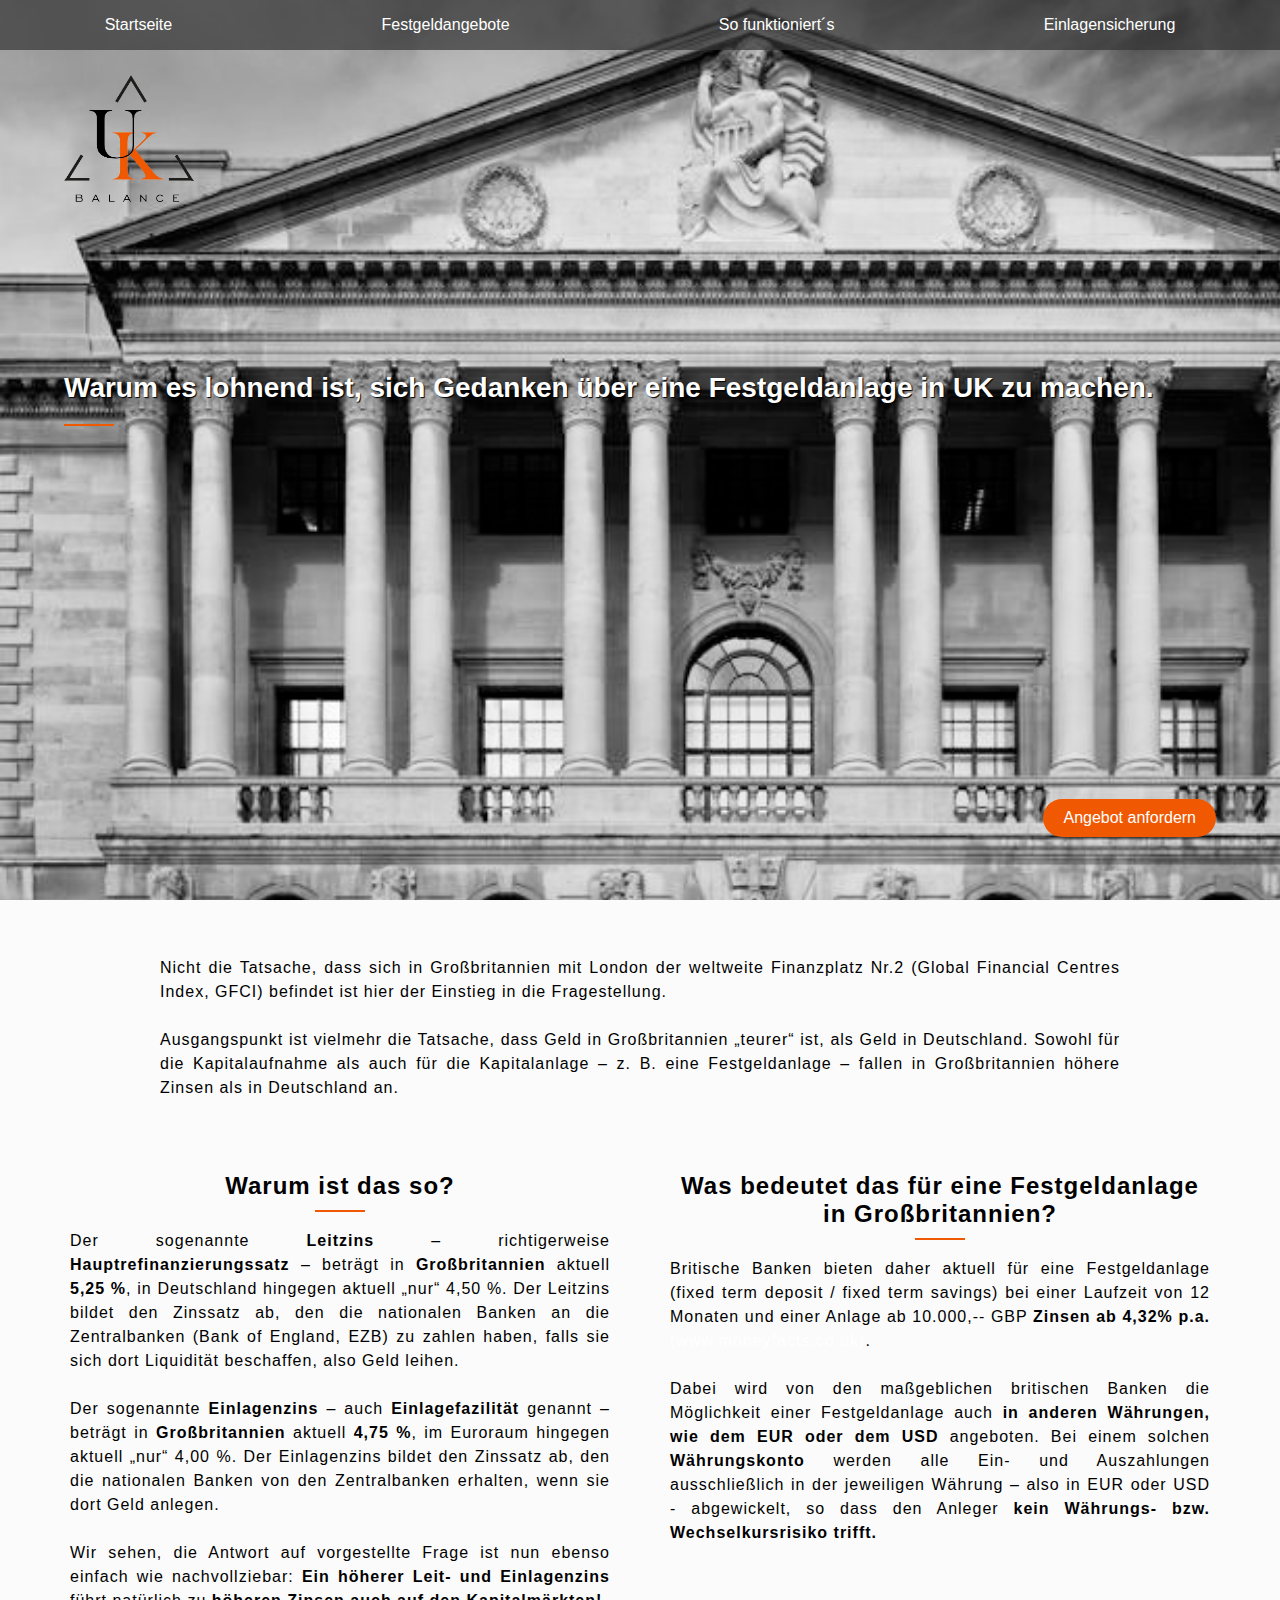
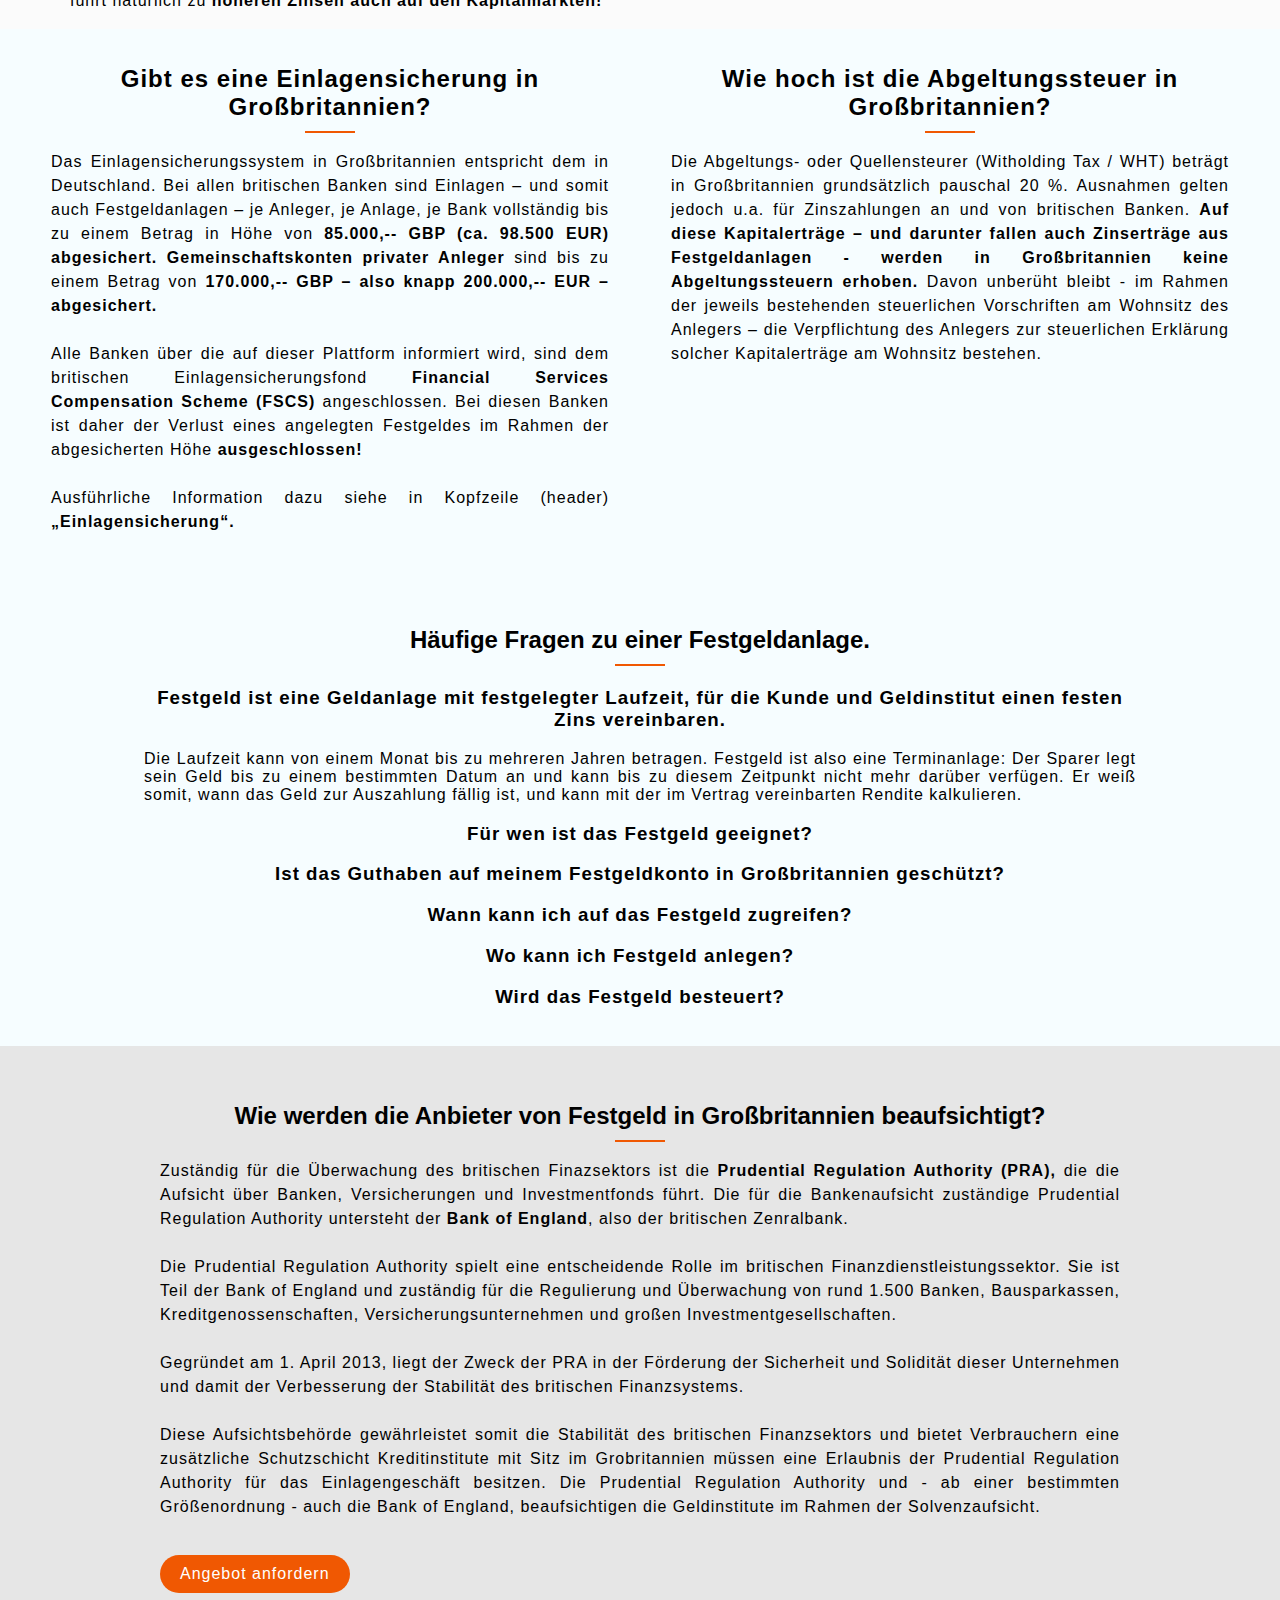
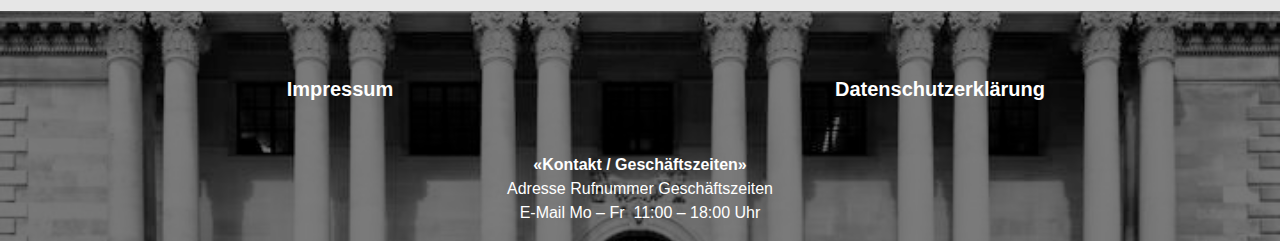
<file: index.html>
<!DOCTYPE html>
<html lang="en">
<head>
  <meta charset="UTF-8">
  <meta name="viewport" content="width=device-width, initial-scale=1.0">
  <link rel="stylesheet" href="css/style.css" class="stylesheet">
  <title>Sichere und rentable Geldanlage auf Festgeld- / Tagesgelkonten.</title>
  <link rel="icon" href="./image/logo.svg" type="image/png">
<style>
    
    .column2 {
    /*flex: 0 0 calc(25% - 20px);*/
    background-color: white;
    padding: 20px;
    margin: 10px;
    border-radius: 10px;
    box-shadow: 0 0px 2px rgba(0, 0, 0, 0.1);
    text-align: center;
    box-sizing: border-box;
}


  .column2 img{
    width: 180px;
    height: auto;
  }



  /* CONTAINER 7-8 */


  .container9 {
    position: relative;
    display: flex;
    flex-direction: column;
    align-items: center;
    text-align: center;
  }

  .image22 {
    width: 100%;
    /* height: auto; */


    width: 100%;
  height: 100vh;
  object-fit: cover;
  object-position: right center; /* Adjusted object-position */
  display: block;
  margin: 0 auto;
  }

  .text-overlay1 {
    position: absolute;
    top: 50%;
    left: 50%;
    transform: translate(-50%, -50%);
    color: white;
    /* text-align: center;
    padding: 0 20px;
    max-width: 100%; */
  }

  .text h1 {
    font-size: 24px;
    margin-bottom: 10px;
  }

  .text h1 img {
    margin-left: 10px;
  }

  .line13 {
    display: block;
    width: 100%;
    height: 1px;
    background-color: #ffffff;
    margin: 20px 0;
  }

  .flex {
    /*display: flex;*/
    flex-wrap: wrap;
    justify-content: space-between;
  }

  .column3 {
    flex: 0 0 100%; /* По умолчанию на узких экранах, занимаем 100% ширины */
    margin-bottom: 20px;
  }
  
  @media (min-width: 300px) and (max-width: 1500px) {
      .header-1 {
          background-size: 1500px 1000px;
      }
  }

  @media (min-width: 768px) {
    /* На более широких экранах используем 50% ширины для колонок */
    .column3 {
      flex: 0 0 48%;
    }
  }

  .column3 h2 {
    font-size: 18px;
    margin-bottom: 10px;
  }

  .column3 p {
    font-size: 14px;
  }



footer {
    position: relative; /* Add this to make the text absolute to the footer */
    background-image: url('image/Bank-of-England-Facade-2.jpg');
    background-size: cover;
    background-position: center;
    color: #fff;
    padding: 40px;
    display: flex;
    flex-wrap: wrap;
    justify-content: space-around;
    text-align: center;
    overflow: hidden;
}

.footer-section {
    flex: 1;
    margin: 10px;
}

.footer-section h2 {
    font-size: 20px;
    padding-bottom: 10px;
}

.footer-section p {
    font-size: 16px;
}

.footer-text {
    position: absolute;
    bottom: 0;
    left: 50%;
    transform: translateX(-50%);
    width: 100%;
    /*margin-top: 50px;*/
    text-align: center;
}

.footer-text p{
    margin-top: 50px;
}

ul {
    list-style-type: none;
    padding: 0;
}

ul li {
    margin-bottom: 5px;
    font-size: 14px;
}

/* Стили для ссылок */
a {
    color: #fff;
    text-decoration: none;
}

a:hover {
    text-decoration: underline;
}

/* Медиа-запрос для адаптивного дизайна */
@media (max-width: 768px) {
    footer {
        flex-direction: column;
        align-items: center;
    }

    .footer-section {
        width: 50%;
    }
}

.footer p:hover {
    text-decoration: underline;
    color: #780a0a;
}

.footer-section h1:hover {
    text-decoration: underline;
    color: #780a0a;
}



  .container8 {
    display: flex;
    flex-wrap: wrap;
    justify-content: space-around;
    align-items: center;
    padding: 20px;
    background-color: #F6FDFF;

    align-items: flex-start;
  }

</style>

</head>
<body>

  
  <div class="container header-1">
      <div class="navbar">
          <a href="index.html">Startseite</a>
          <a href="festgeldangebote.html">Festgeldangebote</a>
          <a href="funktioniert.html">So funktioniert´s</a>
          <a href="einlagensicherung.html">Einlagensicherung</a>
          <div class="burger-menu">
              <div class="burger-icon" style="color: white">&#9776;</div>
              <div class="menu">
                  <a href="index.html">Startseite</a>
                  <a href="festgeldangebote.html">Festgeldangebote</a>
                  <a href="funktioniert.html">So funktioniert´s</a>
                  <a href="einlagensicherung.html">Einlagensicherung</a>
              </div>
          </div>
      </div>
    <!--<img src="image/logo.svg" alt="Логотип" class="logo" style="position: absolute; top: 10%; left: 5%; width: 80px;">-->
    <img src="image/logo.png" alt="Логотип" class="logo" style="position: absolute; top: 75px; left: 5%; width: 120px; background-color: transparent; padding: 0;">

    <!--<img src="image/image1.png" alt="Image 1" class="image1">-->
    <div class="text-overlay w-90" style="display: flex; flex-direction: column">
      <!--<div class="main-text"  style="color: #002D62;">-->
      <div class="main-text mt-70">
        Warum es lohnend ist, sich Gedanken über eine Festgeldanlage in UK zu machen.
      </div>
      <span class="line"></span>
      <div class="sub-text black-sub-text">

      </div>
      <div class="sub-text black-sub-text">

      </div>
        <div class="right-button">
            <a href="form.html" class="contact-button orange-button" target="_blank">Angebot anfordern</a>
        </div>
    </div>
  </div>

  <div class="container5 flex-top">
      <div class="text-container text-full-line text-justify">
          <p>
              Nicht die Tatsache, dass sich in Großbritannien mit London der weltweite Finanzplatz Nr.2 (Global Financial Centres Index, GFCI) befindet ist hier der Einstieg in die Fragestellung.
              <br><br>Ausgangspunkt ist vielmehr die Tatsache, dass Geld in Großbritannien „teurer“ ist, als Geld in Deutschland. Sowohl für die Kapitalaufnahme als auch für die Kapitalanlage – z. B. eine Festgeldanlage – fallen in Großbritannien höhere Zinsen als in Deutschland an.
          </p>
      </div>
  </div>

    <div class="container5 flex-top">
      <div class="text-container">
          <div class="text">
              <h1 style="color: #002D62;">Warum ist das so?</h1>
              <span class="line1"></span>
          </div>
          <p class="text-justify">
            Der sogenannte <b>Leitzins</b> – richtigerweise <b>Hauptrefinanzierungssatz</b> – beträgt in <b>Großbritannien</b> aktuell <b>5,25 %</b>, in Deutschland hingegen aktuell „nur“ 4,50 %. Der Leitzins bildet den Zinssatz ab, den die nationalen Banken an die Zentralbanken (Bank of England, EZB) zu zahlen haben, falls sie sich dort Liquidität beschaffen, also Geld leihen. 
              <br><br>Der sogenannte <b>Einlagenzins</b> – auch <b>Einlagefazilität</b> genannt – beträgt in <b>Großbritannien</b> aktuell <b>4,75 %</b>, im Euroraum hingegen aktuell „nur“ 4,00 %. Der Einlagenzins bildet den Zinssatz ab, den die nationalen Banken von den Zentralbanken erhalten, wenn sie dort Geld anlegen.
              <br><br>Wir sehen, die Antwort auf vorgestellte Frage ist nun ebenso einfach wie nachvollziebar: <b>Ein höherer Leit- und Einlagenzins</b> führt natürlich zu <b>höheren Zinsen auch auf den Kapitalmärkten!</b>
            </p>
      </div>

        <div class="text-container">
            <div class="text">
                <h1 style="color: #002D62;">Was bedeutet das für eine Festgeldanlage in Großbritannien?</h1>
                <span class="line1"></span>
            </div>
            <p class="text-justify">
                Britische Banken bieten daher aktuell für eine Festgeldanlage (fixed term deposit / fixed term savings) bei einer Laufzeit von 12 Monaten und einer Anlage ab 10.000,-- GBP <b>Zinsen ab 4,32% p.a.</b> <a href="www.moneyfacts.co.uk" target="_blank">(www.moneyfacts.co.uk)</a>.
                <br><br>
                Dabei wird von den maßgeblichen britischen Banken die Möglichkeit einer Festgeldanlage auch <b>in anderen Währungen, wie dem EUR oder dem USD</b> angeboten. Bei einem solchen <b>Währungskonto</b> werden alle Ein- und Auszahlungen ausschließlich in der jeweiligen Währung – also in EUR oder USD - abgewickelt, so dass den Anleger <b>kein Währungs- bzw. Wechselkursrisiko trifft.</b>
            </p>
        </div>
  </div>

    <div class="container8 flex-top">
      <div class="text-container">
          <div class="text">
              <h1 style="color: #002D62;">Gibt es eine Einlagensicherung in Großbritannien?</h1>
              <span class="line1"></span>
          </div>
          <p class="text-justify">
              Das Einlagensicherungssystem in Großbritannien entspricht dem in Deutschland. Bei allen britischen Banken sind Einlagen – und somit auch Festgeldanlagen – je Anleger, je Anlage, je Bank vollständig bis zu einem Betrag in Höhe von <b>85.000,-- GBP (ca. 98.500 EUR) abgesichert. Gemeinschaftskonten privater Anleger</b> sind bis zu einem Betrag von <b>170.000,-- GBP – also knapp 200.000,-- EUR – abgesichert.</b> 
              <br><br>Alle Banken über die auf dieser Plattform informiert wird, sind dem britischen Einlagensicherungsfond <b>Financial Services Compensation Scheme (FSCS)</b> angeschlossen. Bei diesen Banken ist daher der Verlust eines angelegten Festgeldes im Rahmen der abgesicherten Höhe <b>ausgeschlossen!</b>
              <br><br>Ausführliche Information dazu siehe in Kopfzeile (header) <b>„Einlagensicherung“.</b>
            </p>
      </div>
  
      <div class="text-container">
          <div class="text">
              <h1 style="color: #002D62;">Wie hoch ist die Abgeltungssteuer in Großbritannien?</h1>
              <span class="line1"></span>
          </div>
          <p class="text-justify">
              Die Abgeltungs- oder Quellensteurer (Witholding Tax / WHT) beträgt in Großbritannien grundsätzlich pauschal 20 %. Ausnahmen gelten jedoch u.a. für Zinszahlungen an und von britischen Banken. <b>Auf diese Kapitalerträge – und darunter fallen auch Zinserträge aus Festgeldanlagen - werden in Großbritannien keine Abgeltungssteuern erhoben.</b> Davon unberüht bleibt - im Rahmen der jeweils bestehenden steuerlichen Vorschriften am Wohnsitz des Anlegers – die Verpflichtung des Anlegers zur steuerlichen Erklärung solcher Kapitalerträge am Wohnsitz bestehen.
          </p>
      </div>
  </div>

  <div>
    <div class="container7">
      <div class="text">
        <h1 style="color: #002D62;">Häufige Fragen zu einer Festgeldanlage.</h1>
        <span class="line1"></span>
      </div>
    </div>
    

    <div class="container8">
      <div class="text-container text-full-line text-justify">
              <h3 class="text-center mpt-0">Festgeld ist eine Geldanlage mit festgelegter Laufzeit, für die Kunde und Geldinstitut einen festen Zins vereinbaren.</h3>
              <div>
                  Die Laufzeit kann von einem Monat bis zu mehreren Jahren betragen. Festgeld ist also eine Terminanlage: Der Sparer legt sein Geld bis zu einem bestimmten Datum an und kann bis zu diesem Zeitpunkt nicht mehr darüber verfügen. Er weiß somit, wann das Geld zur Auszahlung fällig ist, und kann mit der im Vertrag vereinbarten Rendite kalkulieren.
              </div>
              <h3 class="text-center question" onclick="toggleAnswer('answer2')">Für wen ist das Festgeld geeignet?</h3>
              <div style="display: none;" id="answer2" class="answer">
              Da die Zinsen fest vereinbart und garantiert sind, bietet das Festgeld eine hohe Planungssicherheit. Es eignet sich daher für solche Kunden, die eine konservative, <b>sichere Anlage</b> zum Erhalt ihres Vermögens bevorzugen.
Festgeld eignet sich für eine eher <b>kurzfristige Geldanlage</b>, zum Beispiel, wenn Sie „Geld parken“ möchten, das Sie erst zu einem späteren Zeitpunkt für eine Investition benötigen. Sie können Festgeldanlagen aber auch zum Vermögensaufbau oder als Bestandteil Ihrer Altersvorsorge nutzen. Da Kursschwankungen keine Auswirkungen auf das Festgeld haben, ist es eine besonders sichere Möglichkeit, um sein Geld anzulegen.
              </div>
              <h3 class="text-center question" onclick="toggleAnswer('answer3')">Ist das Guthaben auf meinem Festgeldkonto in Großbritannien geschützt?</h3>
              <div style="display: none;" id="answer3" class="answer">
                Anlagebeträge sind in Großbritannien mindestens bis zu 85.000,-- GBP (ca. 98.500,-- EUR) je Kunde, je Anlage, je Bank abgesichert. (siehe oben <b>Bottom „Einlagensicherung“</b> mit weiteren Informationen)
              </div>
              <h3 class="text-center question" onclick="toggleAnswer('answer4')">Wann kann ich auf das Festgeld zugreifen?</h3>
              <div style="display: none;" id="answer4" class="answer">
                Sie erhalten Ihr angelegtes Geld und die darauf gezahlten Zinsen <b>nach Ende der Laufzeit</b> per Gutschrift auf das Referenzkonto, das Sie mit dem jeweiligen Kreditinstitut vereinbart haben. Das Referenzkonto ist in der Regel Ihr normales <a class="link-blue" href="https://www.bafin.de/DE/Verbraucher/Bank/Produkte/Girokonto/girokonto_node.html;jsessionid=74F7B4994DA821418B17160120FF4973.internet951" target="_blank">Girokonto </a>. <br><br>
                Während der Laufzeit können Sie normalerweise <b>nicht vorzeitig</b> über Ihr Geld verfügen. Lässt das <b>Kreditinstitut</b> dies ausnahmsweise zu, kann sich das zinsschädlich auswirken, oder das Institut verlangt eine sogenannte Vorfälligkeitsentschädigung. Dadurch mindert sich der Ertrag der Anlage. <br> <br>
                Behalten Sie den Ablaufzeitpunkt Ihrer Festgeldanlage im Blick: Gegebenenfalls müssen Sie die Anlage rechtzeitig vor Ablauf kündigen oder verlängern – je nachdem, was Sie mit Ihrem Anbieter vertraglich vereinbart haben. Wir empfehlen daher bereits bei der Bantragung der Festgeldanlage eine automatische Verlängerung derselben auszuschließen, so daß mit dem Ende der Laufzeit die Bank den Anlagebetrag nebst Zinsen automatisch und direkt ihrem Referenzkonto anweist, ohne das es einer Kündigung der Festgeldanlage bedarf.
              </div>
              <h3 class="text-center question" onclick="toggleAnswer('answer5')">Wo kann ich Festgeld anlegen?</h3>
              <div style="display: none;" id="answer5" class="answer">
                Festgeld können Sie bei einem Kreditinstitut anlegen. Informationen und Beratung erhalten Sie in den Filialen, online oder telefonisch bei dem jeweiligen Anbieter. Überlegen Sie sich vorher, wie lange und zu welchem Zweck Sie Geld anlegen wollen, und prüfen Sie die Angebote gründlich. Der vereinbarte Zins kann von Institut zu Institut unterschiedlich ausfallen. <br><br>
                Wenn Sie Ihr Geld nicht in Euro anlegen, bedenken Sie auch, dass ein Fremdwährungsrisiko durch Wechselkursänderungen besteht. Daher kann es sinnvoll sein, die von vielen Banken in Großbritannien angebotene Möglichkeit, die Anlage auch anderen Währungen - wie z.B. <b>in EUR</b> oder USD - zu tätigen, wahrzunehmen. Über ein solches <b>Währungskonto</b> wird der gesamte Zahlungsverkehr (Einzahlung und Auszahlung) sowie die Berechnung und Auskehrung der Zinsertäge gebühren- und kostgenfrei <b>ausschließlich in Euro abgewickelt</b>, so dass den Anleger kein Wechselkursrisiko treffen kann.
              </div>
              <h3 class="text-center question" onclick="toggleAnswer('answer6')">Wird das Festgeld besteuert?</h3>
              <div style="display: none;" id="answer6" class="answer">
                Die Zinsen, die Ihnen das Kreditinstitut auf das Festgeld zahlt, sind für Anleger mit Wohnsitz in Deutschland steuerpflichtig. Allerdings wird in Großbritannien selbst auf diese Zinserträge keine Abgeltungssteuer (Withholding Tax) erhoben, die Zinserträge somit in Gänze an den Anleger ausgezahlt. Dieser hat diese Kapitalerträge jedoch gemäß der steuerlichen Regeln an seinem Wohnsitz zu erklären und ggfls.dort zu versteuern.
              </div>
      </div>
  </div>

  <div>
    <div class="container6 background-grey">
      <div class="text">
        <h1 style="color: #002D62;">Wie werden die Anbieter von Festgeld in Großbritannien beaufsichtigt?</h1>
        <span class="line1"></span>
      </div>
    </div>


  <div class="container6 background-grey pb-20 mpt-0">
    <div class="text-container text-full-line">
        <p class="text-justify">
          Zuständig für die Überwachung des britischen Finazsektors ist die <b>Prudential Regulation Authority (PRA),</b> die die Aufsicht über Banken, Versicherungen und Investmentfonds führt. Die für die Bankenaufsicht zuständige Prudential Regulation Authority untersteht der <b>Bank of England</b>, also der britischen Zenralbank. <br><br>
          Die Prudential Regulation Authority spielt eine entscheidende Rolle im britischen Finanzdienstleistungssektor. Sie ist Teil der Bank of England und zuständig für die Regulierung und Überwachung von rund 1.500 Banken, Bausparkassen, Kreditgenossenschaften, Versicherungsunternehmen und großen Investmentgesellschaften. <br><br>
          Gegründet am 1. April 2013, liegt der Zweck der PRA in der Förderung der Sicherheit und Solidität dieser Unternehmen und damit der Verbesserung der Stabilität des britischen Finanzsystems. <br><br>
          Diese Aufsichtsbehörde gewährleistet somit die Stabilität des britischen Finanzsektors und bietet Verbrauchern eine zusätzliche Schutzschicht
Kreditinstitute mit Sitz im Grobritannien müssen eine Erlaubnis der Prudential Regulation Authority für das Einlagengeschäft besitzen. Die Prudential Regulation Authority und - ab einer bestimmten Größenordnung - auch die Bank of England, beaufsichtigen die Geldinstitute im Rahmen der Solvenzaufsicht.
        </p>

        <a href="form.html" class="contact-button orange-button" target="_blank">Angebot anfordern</a>
        <br>
        <br>
    </div>
  </div>

    <footer style="height: 150px;">
        <div class="background-black"></div>
        <div class="footer-section">
            <a href="Impressum.html"><h2>Impressum</h2></a>
        </div>
        <div class="footer-section">
            <a href="Datenschutz.html"><h2>Datenschutzerklärung</h2></a>
        </div>
        <div class="footer-text">
            <p>
                <b>«Kontakt / Geschäftszeiten»</b>
                <br>
                Adresse Rufnummer Geschäftszeiten
                <br>
                E-Mail Mo – Fr  11:00 – 18:00 Uhr
            </p>
        </div>
    </footer>


</div>


<script>
    document.addEventListener('DOMContentLoaded', function () {
        const burgerIcon = document.querySelector('.burger-icon');
        const menu = document.querySelector('.menu');

        burgerIcon.addEventListener('click', function () {
            menu.style.display = (menu.style.display === 'block' ? 'none' : 'block');
            burgerIcon.classList.toggle('active')
        });
    });
		function submitForm(event) {
			// Отправляем форму
			document.getElementById('form').submit();
	
			// После отправки формы перенаправляем пользователя
			setTimeout(function () {
				window.location.href = "https://mytestdomenhosting.ru/";
			}, 1000);
		}

    function toggleAnswer(id) {
        var answer = document.getElementById(id);
        console.log(answer.style.display)
        if (answer.style.display === 'none') {
            answer.style.display = 'block';
        } else {
            answer.style.display = 'none';
        }
    }
	</script>


</body>
</html>
</file>
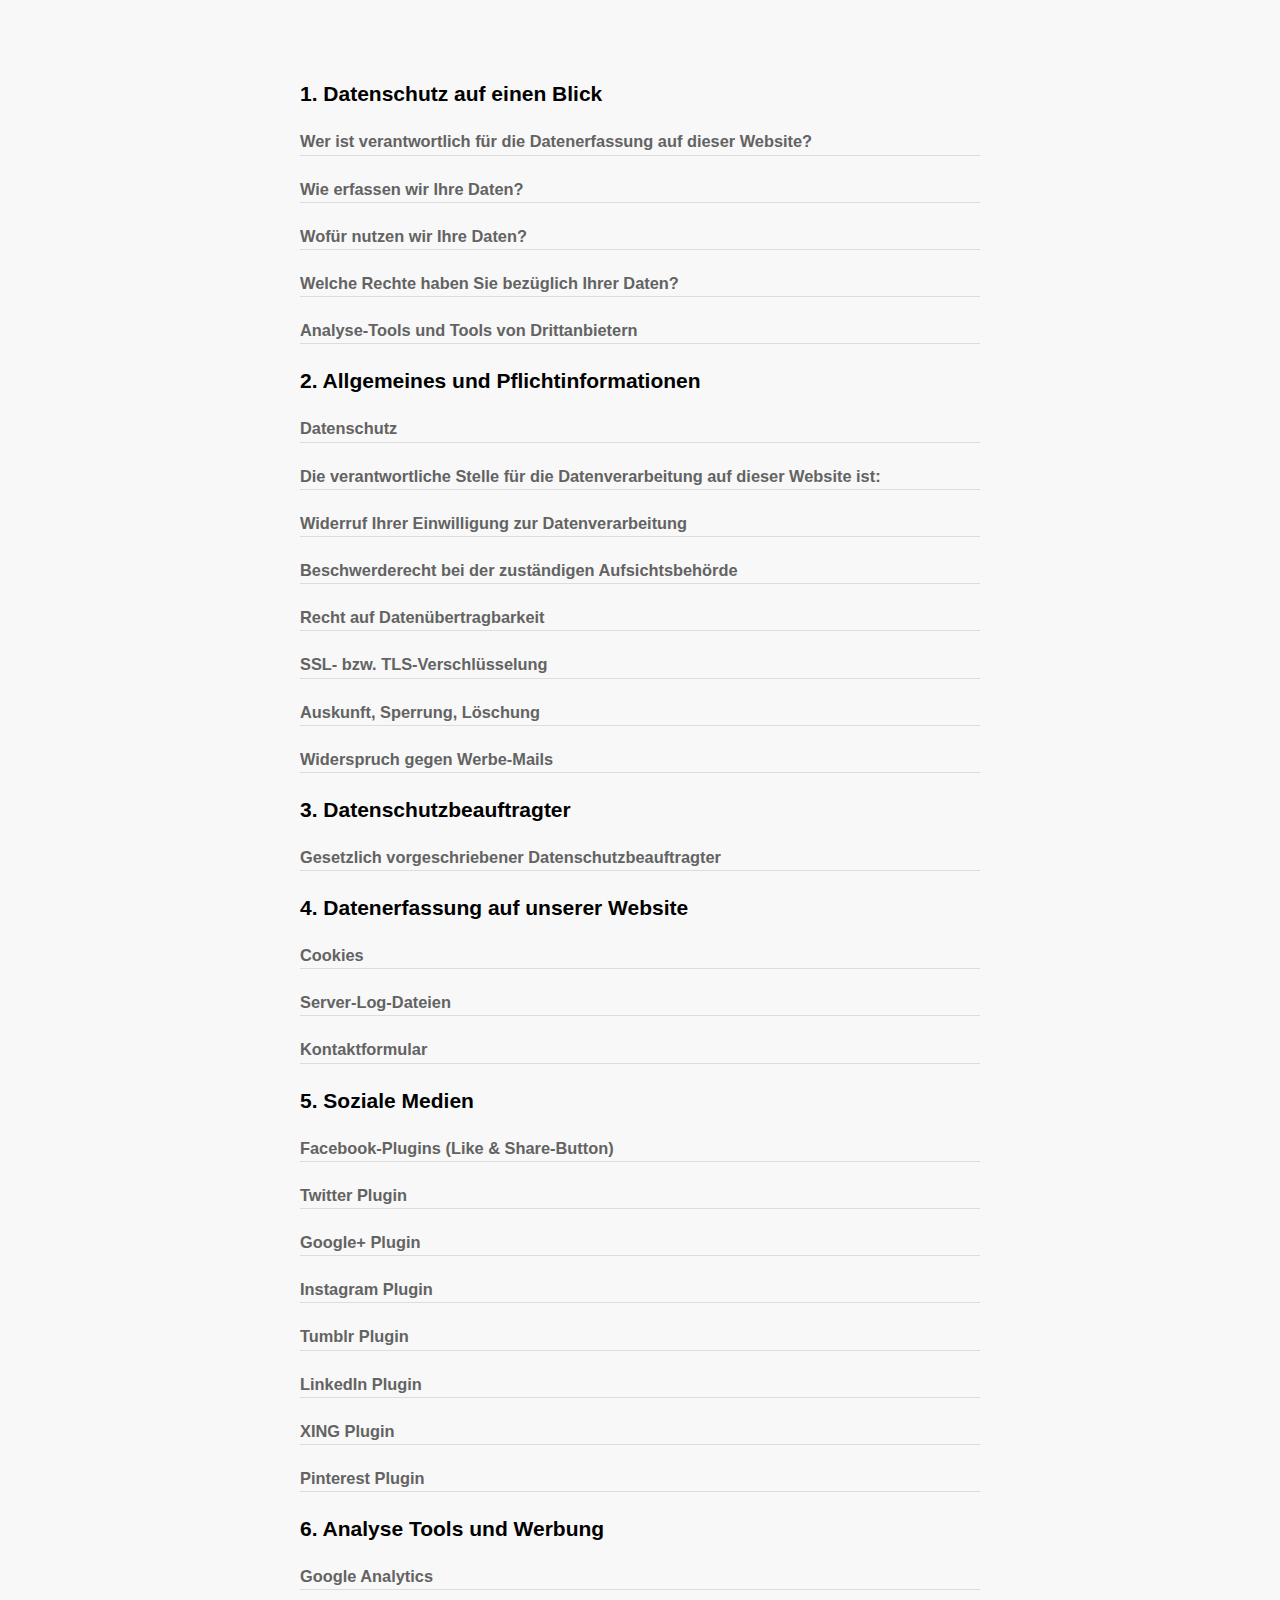
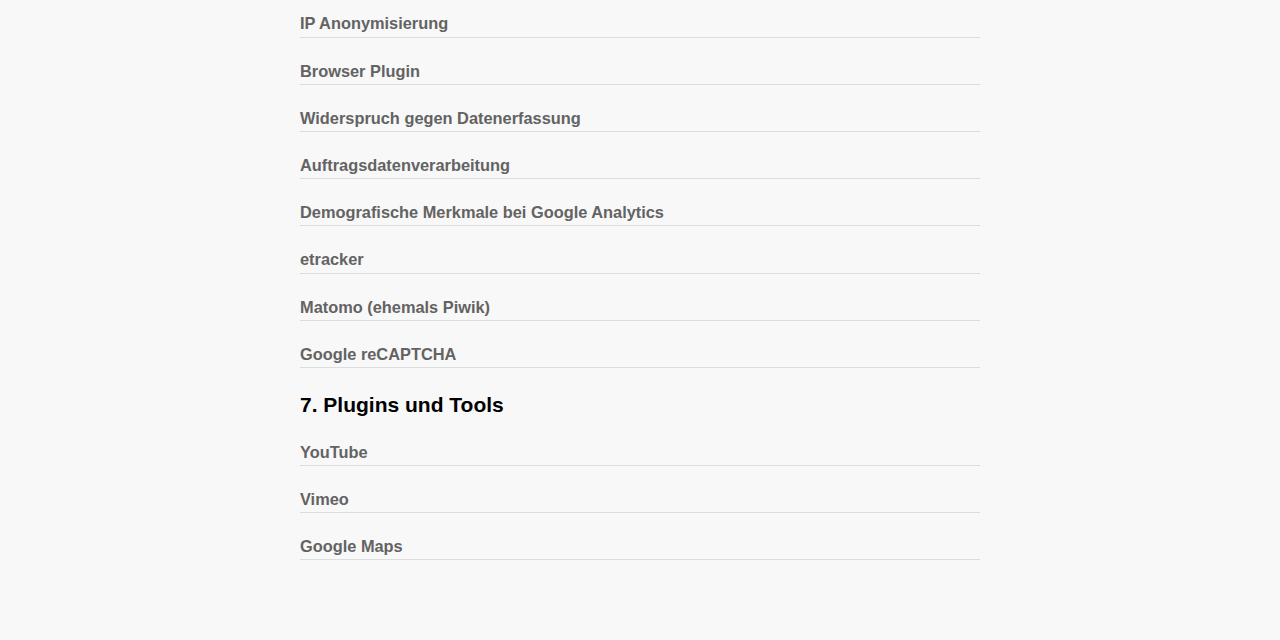
<file: Datenschutz.html>
<!DOCTYPE html>
<html lang="de">

<head>
    <meta charset="UTF-8">
    <meta name="viewport" content="width=device-width, initial-scale=1.0">
    <title>Datenschutzerklärung</title>
    <style>
        body {
            font-family: "Roboto", sans-serif;
            line-height: 1.6;
            margin: 20px;
            max-width: 800px;
            margin-left: auto;
            margin-right: auto;
            background-color: #f8f8f8;
        }
        
        .boorder{
            margin: 5%;


                        
            padding: 20px;
            /* text-align: center; */
            font-size: 14px;
            color: #555;
        }

        h2 {
            color: black;
            /* text-align: center; */

        }

        h3 {
            color: #636363;
            cursor: pointer;
            border-bottom: 1px solid #ddd;
        }

        p {
            color: #666;
            display: none;
        }

        a {
            color: #007BFF;
            text-decoration: none;
        }

        a:hover {
            text-decoration: underline;
        }

        section {
            margin-bottom: 20px;
        }

        hr {
            border: 1px solid #ddd;
            margin-top: 20px;
            margin-bottom: 20px;
        }


        header {
            background-color: rgb(228, 8, 8);
            padding-right: 30px;
            padding-left: 4%;
        }

        .he a:hover{
            color: #002D62;
        }
    </style>
</head>

<body>

    <div class="he">
        <p><a href="index.html">Go back</a></p>
    </div>


    <div  class="boorder">
        <h2 style="color: black;">1. Datenschutz auf einen Blick</h2>

        <!--<section>-->
        <!--    <h3 onclick="toggleVisibility('a1')">Allgemeine ae</h3>-->
        <!--    <p id="a1">Die folgenden ae geben einen einfachen Überblick darüber, was mit Ihren personenbezogenen Daten passiert, wenn Sie unsere Website besuchen. Personenbezogene Daten sind alle Daten, mit denen Sie persönlich identifiziert werden können. Ausführliche Informationen zum Thema Datenschutz entnehmen Sie unserer unter diesem Text aufgeführten Datenschutzerklärung.-->

        <!--        <br>Datenerfassung auf unserer Website-->
        <!--    </p>-->
            
            
            
        <!--</section>-->

        <section>
            <h3 onclick="toggleVisibility('a2')">Wer ist verantwortlich für die Datenerfassung auf dieser Website?</h3>
            <p style="display: none"  id="a2">Die Datenverarbeitung auf dieser Website erfolgt durch den Websitebetreiber. Dessen Kontaktdaten können Sie dem Impressum dieser Website entnehmen.</p>
            <!-- Вставьте остальной текст здесь -->
        </section>

        <section>
            <h3 onclick="toggleVisibility('a3')">Wie erfassen wir Ihre Daten?</h3>
            <p style="display: none"  id="a3">Ihre Daten werden zum einen dadurch erhoben, dass Sie uns diese mitteilen. Hierbei kann es sich z.B. um Daten handeln, die Sie in ein Kontaktformular eingeben. Andere Daten werden automatisch beim Besuch der Website durch unsere IT-Systeme erfasst. Das sind vor allem technische Daten (z.B. Internetbrowser, Betriebssystem oder Uhrzeit des Seitenaufrufs). Die Erfassung dieser Daten erfolgt automatisch, sobald Sie unsere Website betreten.</p>
            <!-- Вставьте остальной текст здесь -->
        </section>

        <section>
            <h3 onclick="toggleVisibility('a4')">Wofür nutzen wir Ihre Daten?</h3>
            <p style="display: none"  id="a4">Ein Teil der Daten wird erhoben, um eine fehlerfreie Bereitstellung der Website zu gewährleisten. Andere Daten können zur Analyse Ihres Nutzerverhaltens verwendet werden.</p>
            <!-- Вставьте остальной текст здесь -->
        </section>

        <section>
            <h3 onclick="toggleVisibility('a5')">Welche Rechte haben Sie bezüglich Ihrer Daten?</h3>
            <p style="display: none"  id="a5">Sie haben jederzeit das Recht unentgeltlich Auskunft über Herkunft, Empfänger und Zweck Ihrer gespeicherten personenbezogenen Daten zu erhalten. Sie haben außerdem ein Recht, die Berichtigung, Sperrung oder Löschung dieser Daten zu verlangen. Hierzu sowie zu weiteren Fragen zum Thema Datenschutz können Sie sich jederzeit unter der im Impressum angegebenen Adresse an uns wenden. Des Weiteren steht Ihnen ein Beschwerderecht bei der zuständigen Aufsichtsbehörde zu.</p>
            <!-- Вставьте остальной текст здесь -->
        </section>

        <section>
            <h3 onclick="toggleVisibility('a6')">Analyse-Tools und Tools von Drittanbietern</h3>
            <p style="display: none"  id="a6">Beim Besuch unserer Website kann Ihr Surf-Verhalten statistisch ausgewertet werden. Das geschieht vor allem mit Cookies und mit sogenannten Analyseprogrammen. Die Analyse Ihres Surf-Verhaltens erfolgt in der Regel anonym; das Surf-Verhalten kann nicht zu Ihnen zurückverfolgt werden. Sie können dieser Analyse widersprechen oder sie durch die Nichtbenutzung bestimmter Tools verhindern. Detaillierte Informationen dazu finden Sie in der folgenden Datenschutzerklärung. Sie können dieser Analyse widersprechen. Über die Widerspruchsmöglichkeiten werden wir Sie in dieser Datenschutzerklärung informieren.</p>
            <!-- Вставьте остальной текст здесь -->
        </section>












        <h2 style="color: black;">2. Allgemeines und Pflichtinformationen</h2>

        <section>
            <h3 onclick="toggleVisibility('b1')">Datenschutz</h3>
            <p style="display: none"  id="b1">
                Die Betreiber dieser Seiten nehmen den Schutz Ihrer persönlichen Daten sehr ernst. Wir behandeln Ihre personenbezogenen Daten vertraulich und entsprechend der gesetzlichen Datenschutzvorschriften sowie dieser Datenschutzerklärung. Wenn Sie diese Website benutzen, werden verschiedene personenbezogene Daten erhoben. Personenbezogene Daten sind Daten, mit denen Sie persönlich identifiziert werden können. Die vorliegende Datenschutzerklärung erläutert, welche Daten wir erheben und wofür wir sie nutzen. Sie erläutert auch, wie und zu welchem Zweck das geschieht. Wir weisen darauf hin, dass die Datenübertragung im Internet (z.B. bei der Kommunikation per E-Mail) Sicherheitslücken aufweisen kann. Ein lückenloser Schutz der Daten vor dem Zugriff durch Dritte ist nicht möglich.
                <br><br>Hinweis zur verantwortlichen Stelle</p>

        </section>

        <section>
            <h3 onclick="toggleVisibility('b2')">Die verantwortliche Stelle für die Datenverarbeitung auf dieser Website ist:</h3>
            <p style="display: none"  id="b2">
                Stratton Craig Ltd.<br>
                David Christopherson <br>
                An der Welle 4<br>
                60322 Frankfurt am Main<br>
                <br>Verantwortliche Stelle ist die natürliche oder juristische Person, die allein oder gemeinsam mit anderen über die Zwecke und Mittel der Verarbeitung von personenbezogenen Daten (z.B. Namen, E-Mail-Adressen o. Ä.) entscheidet.


            </p>
        </section>

        <section>
            <h3 onclick="toggleVisibility('b3')">Widerruf Ihrer Einwilligung zur Datenverarbeitung</h3>
            <p style="display: none"  id="b3">Viele Datenverarbeitungsvorgänge sind nur mit Ihrer ausdrücklichen Einwilligung möglich. Sie können eine bereits erteilte Einwilligung jederzeit widerrufen. Dazu reicht eine formlose Mitteilung per E-Mail an uns. Die Rechtmäßigkeit der bis zum Widerruf erfolgten Datenverarbeitung bleibt vom Widerruf unberührt.</p>
        </section>

        <section>
            <h3 onclick="toggleVisibility('b4')">Beschwerderecht bei der zuständigen Aufsichtsbehörde</h3>
            <p style="display: none"  id="b4">Im Falle datenschutzrechtlicher Verstöße steht dem Betroffenen ein Beschwerderecht bei der zuständigen Aufsichtsbehörde zu. Zuständige Aufsichtsbehörde in datenschutzrechtlichen Fragen ist der Landesdatenschutzbeauftragte des Bundeslandes, in dem unser Unternehmen seinen Sitz hat. Eine Liste der Datenschutzbeauftragten sowie deren Kontaktdaten können folgendem Link entnommen werden:
                <br><a href="https://www.bfdi.bund.de/DE/Infothek/Anschriften_Links/anschriften_links-node.html">https://www.bfdi.bund.de/DE/Infothek/Anschriften_Links/anschriften_links-node.html.</a></p>
        </section>

        <section>
            <h3 onclick="toggleVisibility('b5')">Recht auf Datenübertragbarkeit</h3>
            <p style="display: none"  id="b5">Sie haben das Recht, Daten, die wir auf Grundlage Ihrer Einwilligung oder in Erfüllung eines Vertrags automatisiert verarbeiten, an sich oder an einen Dritten in einem gängigen, maschinenlesbaren Format aushändigen zu lassen. Sofern Sie die direkte Übertragung der Daten an einen anderen Verantwortlichen verlangen, erfolgt dies nur, soweit es technisch machbar ist.</p>
        </section>

        <section>
            <h3 onclick="toggleVisibility('b6')">SSL- bzw. TLS-Verschlüsselung</h3>
            <p style="display: none"  id="b6">Diese Seite nutzt aus Sicherheitsgründen und zum Schutz der Übertragung vertraulicher Inhalte, wie zum Beispiel Bestellungen oder Anfragen, die Sie an uns als Seitenbetreiber senden, eine SSL-bzw. TLS-Verschlüsselung. Eine verschlüsselte Verbindung erkennen Sie daran, dass die Adresszeile des Browsers von „http://” auf „https://” wechselt und an dem Schloss-Symbol in Ihrer Browserzeile. Wenn die SSL- bzw. TLS-Verschlüsselung aktiviert ist, können die Daten, die Sie an uns übermitteln, nicht von Dritten mitgelesen werden.</p>
        </section>

        <section>
            <h3 onclick="toggleVisibility('b7')">Auskunft, Sperrung, Löschung</h3>
            <p style="display: none"  id="b7">Sie haben im Rahmen der geltenden gesetzlichen Bestimmungen jederzeit das Recht auf unentgeltliche Auskunft über Ihre gespeicherten personenbezogenen Daten, deren Herkunft und Empfänger und den Zweck der Datenverarbeitung und ggf. ein Recht auf Berichtigung, Sperrung oder Löschung dieser Daten. Hierzu sowie zu weiteren Fragen zum Thema personenbezogene Daten können Sie sich jederzeit unter der im Impressum angegebenen Adresse an uns wenden.</p>
        </section>

        <section>
            <h3 onclick="toggleVisibility('b8')">Widerspruch gegen Werbe-Mails</h3>
            <p style="display: none"  id="b8">Der Nutzung von im Rahmen der Impressumspflicht veröffentlichten Kontaktdaten zur Übersendung von nicht ausdrücklich angeforderter Werbung und Informationsmaterialien wird hiermit widersprochen. Die Betreiber der Seiten behalten sich ausdrücklich rechtliche Schritte im Falle der unverlangten Zusendung von Werbeinformationen, etwa durch Spam-E-Mails, vor.</p>
        </section>






        <h2 style="color: black;">3. Datenschutzbeauftragter</h2>

        <section>
            <h3 onclick="toggleVisibility('c1')">Gesetzlich vorgeschriebener Datenschutzbeauftragter</h3>
            <p style="display: none"  id="c1">
                Wir haben für unser Unternehmen einen Datenschutzbeauftragten bestellt.<br>
                Stratton Craig Ltd.<br>
                David Christopherson<br>
                An der Welle 4<br>
                60322 Frankfurt am Main<br>

            </p>
            
            
            
        </section>







        <h2 style="color: black;">4. Datenerfassung auf unserer Website</h2>

        <section>
            <h3 onclick="toggleVisibility('d1')">Cookies</h3>
            <p style="display: none"  id="d1">
                Die Internetseiten verwenden teilweise so genannte Cookies. Cookies richten auf Ihrem Rechner keinen Schaden an und enthalten keine Viren. Cookies dienen dazu, unser Angebot nutzerfreundlicher, effektiver und sicherer zu machen. Cookies sind kleine Textdateien, die auf Ihrem Rechner abgelegt werden und die Ihr Browser speichert. Die meisten der von uns verwendeten Cookies sind so genannte „Session-Cookies”. Sie werden nach Ende Ihres Besuchs automatisch gelöscht. Andere Cookies bleiben auf Ihrem Endgerät gespeichert bis Sie diese löschen. Diese Cookies ermöglichen es uns, Ihren Browser beim nächsten Besuch wiederzuerkennen. Sie können Ihren Browser so einstellen, dass Sie über das Setzen von Cookies informiert werden und Cookies nur im Einzelfall erlauben, die Annahme von Cookies für bestimmte Fälle oder generell ausschließen sowie das automatische Löschen der Cookies beim Schließen des Browsers aktivieren. Bei der Deaktivierung von Cookies kann die Funktionalität dieser Website eingeschränkt sein. Cookies, die zur Durchführung des elektronischen Kommunikationsvorgangs oder zur Bereitstellung bestimmter, von Ihnen erwünschter Funktionen (z.B. Warenkorbfunktion) erforderlich sind, werden auf Grundlage von Art. 6 Abs. 1 lit. f DSGVO gespeichert. Der Websitebetreiber hat ein berechtigtes Interesse an der Speicherung von Cookies zur technisch fehlerfreien und optimierten Bereitstellung seiner Dienste. Soweit andere Cookies (z.B. Cookies zur Analyse Ihres Surfverhaltens) gespeichert werden, werden diese in dieser Datenschutzerklärung gesondert behandelt.
            </p>
            
            
            
        </section>

        <section>
            <h3 onclick="toggleVisibility('d2')">Server-Log-Dateien</h3>
            <p style="display: none"  id="d2">
                Der Provider der Seiten erhebt und speichert automatisch Informationen in so genannten Server-Log-Dateien, die Ihr Browser automatisch an uns übermittelt. Dies sind:
                <br><br>Browsertyp und Browserversion
                <br>verwendetes Betriebssystem
                <br>Referrer URL
                <br>Hostname des zugreifenden Rechners
                <br>Uhrzeit der Serveranfrage

                <br><br>Eine Zusammenführung dieser Daten mit anderen Datenquellen wird nicht vorgenommen. Grundlage für die Datenverarbeitung ist Art. 6 Abs. 1 lit. b DSGVO, der die Verarbeitung von Daten zur Erfüllung eines Vertrags oder vorvertraglicher Maßnahmen gestattet.

            </p>
        </section>

        <section>
            <h3 onclick="toggleVisibility('d3')">Kontaktformular</h3>
            <p style="display: none"  id="d3">
                Wenn Sie uns per Kontaktformular Anfragen zukommen lassen, werden Ihre Angaben aus dem Anfrageformular inklusive der von Ihnen dort angegebenen Kontaktdaten zwecks Bearbeitung der Anfrage und für den Fall von Anschlussfragen bei uns gespeichert. Diese Daten geben wir nicht ohne Ihre Einwilligung weiter. Die Verarbeitung der in das Kontaktformular eingegebenen Daten erfolgt somit ausschließlich auf Grundlage Ihrer Einwilligung (Art. 6 Abs. 1 lit. a DSGVO). Sie können diese Einwilligung jederzeit widerrufen. Dazu reicht eine formlose Mitteilung per E-Mail an uns. Die Rechtmäßigkeit der bis zum Widerruf erfolgten Datenverarbeitungsvorgänge bleibt vom Widerruf unberührt. Die von Ihnen im Kontaktformular eingegebenen Daten verbleiben bei uns, bis Sie uns zur Löschung auffordern, Ihre Einwilligung zur Speicherung widerrufen oder der Zweck für die Datenspeicherung entfällt (z.B. nach abgeschlossener Bearbeitung Ihrer Anfrage). Zwingende gesetzliche Bestimmungen –  insbesondere Aufbewahrungsfristen – bleiben unberührt.
                </p>
        </section>





        <h2 style="color: black;">5. Soziale Medien</h2>

        <section>
            <h3 onclick="toggleVisibility('e1')">Facebook-Plugins (Like & Share-Button)</h3>
            <p style="display: none"  id="e1">Auf unseren Seiten sind Plugins des sozialen Netzwerks Facebook, Anbieter Facebook Inc., 1 Hacker Way, Menlo Park, California 94025, USA, integriert. Die Facebook-Plugins erkennen Sie an dem Facebook-Logo oder dem „Like-Button“ („Gefällt mir“) auf unserer Seite. Eine Übersicht über die Facebook-Plugins finden Sie hier:
                <br><a href="https://developers.facebook.com/docs/plugins/">https://developers.facebook.com/docs/plugins/</a>
                <br>Wenn Sie unsere Seiten besuchen, wird über das Plugin eine direkte Verbindung zwischen Ihrem Browser und dem Facebook-Server hergestellt. Facebook erhält dadurch die Information, dass Sie mit Ihrer IP-Adresse unsere Seite besucht haben. Wenn Sie den Facebook „Like-Button“ anklicken während Sie in Ihrem Facebook-Account eingeloggt sind, können Sie die Inhalte unserer Seiten auf Ihrem Facebook-Profil verlinken. Dadurch kann Facebook den Besuch unserer Seiten Ihrem Benutzerkonto zuordnen. Wir weisen darauf hin, dass wir als Anbieter der Seiten keine Kenntnis vom Inhalt der übermittelten Daten sowie deren Nutzung durch Facebook erhalten. Weitere Informationen hierzu finden Sie in der Datenschutzerklärung von Facebook unter:
                <br><a href="https://de-de.facebook.com/policy.php">https://de-de.facebook.com/policy.php</a>
                <br>Wenn Sie nicht wünschen, dass Facebook den Besuch unserer Seiten Ihrem Facebook-Nutzerkonto zuordnen kann, loggen Sie sich bitte aus Ihrem Facebook-Benutzerkonto aus.
            </p>
            
            
            
        </section>

        <section>
            <h3 onclick="toggleVisibility('e2')">Twitter Plugin</h3>
            <p style="display: none"  id="e2">
                Auf unseren Seiten sind Funktionen des Dienstes Twitter eingebunden. Diese Funktionen werden angeboten durch die Twitter Inc., 1355 Market Street, Suite 900, San Francisco, CA 94103, USA. Durch das Benutzen von Twitter und der Funktion „Re-Tweet“ werden die von Ihnen besuchten Websites mit Ihrem Twitter-Account verknüpft und anderen Nutzern bekannt gegeben. Dabei werden auch Daten an Twitter übertragen. Wir weisen darauf hin, dass wir als Anbieter der Seiten keine Kenntnis vom Inhalt der übermittelten Daten sowie deren Nutzung durch Twitter erhalten. Weitere Informationen hierzu finden Sie in der Datenschutzerklärung von Twitter unter: 
                <br><a href="https://twitter.com/privacy">https://twitter.com/privacy</a>.
                <br>Ihre Datenschutzeinstellungen bei Twitter können Sie in den Konto-Einstellungen unter <a href="https://twitter.com/account/settings">https://twitter.com/account/settings</a> ändern.
                </p>
        </section>

        <section>
            <h3 onclick="toggleVisibility('e3')">Google+ Plugin</h3>
            <p style="display: none"  id="e3">
                Unsere Seiten nutzen Funktionen von Google+. Anbieter ist die Google Inc., 1600 Amphitheatre Parkway, Mountain View, CA 94043, USA. Erfassung und Weitergabe von Informationen: Mithilfe der Google+-Schaltfläche können Sie Informationen weltweit veröffentlichen. Über die Google+-Schaltfläche erhalten Sie und andere Nutzer personalisierte Inhalte von Google und unseren Partnern. Google speichert sowohl die Information, dass Sie für einen Inhalt +1 gegeben haben, als auch Informationen über die Seite, die Sie beim Klicken auf +1 angesehen haben. Ihre +1 können als Hinweise zusammen mit Ihrem Profilnamen und Ihrem Foto in Google-Diensten, wie etwa in Suchergebnissen oder in Ihrem Google-Profil, oder an anderen Stellen auf Websites und Anzeigen im Internet eingeblendet werden. Google zeichnet Informationen über Ihre +1-Aktivitäten auf, um die Google-Dienste für Sie und andere zu verbessern. Um die Google+-Schaltfläche verwenden zu können, benötigen Sie ein weltweit sichtbares, öffentliches Google-Profil, das zumindest den für das Profil gewählten Namen enthalten muss. Dieser Name wird in allen Google-Diensten verwendet. In manchen Fällen kann dieser Name auch einen anderen Namen ersetzen, den Sie beim Teilen von Inhalten über Ihr Google-Konto verwendet haben. Die Identität Ihres Google-Profils kann Nutzern angezeigt werden, die Ihre E-Mail-Adresse kennen oder über andere identifizierende Informationen von Ihnen verfügen. Verwendung der erfassten Informationen: Neben den oben erläuterten Verwendungszwecken werden die von Ihnen bereitgestellten Informationen gemäß den geltenden Google-Datenschutzbestimmungen genutzt. Google veröffentlicht möglicherweise zusammengefasste Statistiken über die +1-Aktivitäten der Nutzer bzw. gibt diese an Nutzer und Partner weiter, wie etwa Publisher, Inserenten oder verbundene Websites.
                </p>
        </section>

        <section>
            <h3 onclick="toggleVisibility('e4')">Instagram Plugin</h3>
            <p style="display: none"  id="e4">
                Auf unseren Seiten sind Funktionen des Dienstes Instagram eingebunden. Diese Funktionen werden angeboten durch die Instagram Inc., 1601 Willow Road, Menlo Park, CA 94025, USA integriert. Wenn Sie in Ihrem Instagram-Account eingeloggt sind, können Sie durch Anklicken des Instagram-Buttons die Inhalte unserer Seiten mit Ihrem Instagram-Profil verlinken. Dadurch kann Instagram den Besuch unserer Seiten Ihrem Benutzerkonto zuordnen. Wir weisen darauf hin, dass wir als Anbieter der Seiten keine Kenntnis vom Inhalt der übermittelten Daten sowie deren Nutzung durch Instagram erhalten. Weitere Informationen hierzu finden Sie in der Datenschutzerklärung von Instagram: 
                <br><a href="https://instagram.com/about/legal/privacy/">https://instagram.com/about/legal/privacy/</a>.
                </p>
        </section>

        <section>
            <h3 onclick="toggleVisibility('e5')">Tumblr Plugin</h3>
            <p style="display: none"  id="e5">
                Unsere Seiten nutzen Schaltflächen des Dienstes Tumblr. Anbieter ist die Tumblr, Inc., 35 East 21st St, 10th Floor, New York, NY 10010, USA. Diese Schaltflächen ermöglichen es Ihnen, einen Beitrag oder eine Seite bei Tumblr zu teilen oder dem Anbieter bei Tumblr zu folgen. Wenn Sie eine unserer Websites mit Tumblr-Button aufrufen, baut der Browser eine direkte Verbindung mit den Servern von Tumblr auf. Wir haben keinen Einfluss auf den Umfang der Daten, die Tumblr mit Hilfe dieses Plugins erhebt und übermittelt. Nach aktuellem Stand werden die IP-Adresse des Nutzers sowie die URL der jeweiligen Website übermittelt. Weitere Informationen hierzu finden sich in der Datenschutzerklärung von Tumblr unter: 
                <br><a href="https://www.tumblr.com/policy/de/privacy">https://www.tumblr.com/policy/de/privacy</a>.
                </p>
        </section>

        <section>
            <h3 onclick="toggleVisibility('e6')">LinkedIn Plugin</h3>
            <p style="display: none"  id="e6">Unsere Website nutzt Funktionen des Netzwerks LinkedIn. Anbieter ist die LinkedIn Corporation, 2029 Stierlin Court, Mountain View, CA 94043, USA. Bei jedem Abruf einer unserer Seiten, die Funktionen von LinkedIn enthält, wird eine Verbindung zu Servern von LinkedIn aufgebaut. LinkedIn wird darüber informiert, dass Sie unsere Internetseiten mit Ihrer IP-Adresse besucht haben. Wenn Sie den „Recommend-Button“ von LinkedIn anklicken und in Ihrem Account bei LinkedIn eingeloggt sind, ist es LinkedIn möglich, Ihren Besuch auf unserer Internetseite Ihnen und Ihrem Benutzerkonto zuzuordnen. Wir weisen darauf hin, dass wir als Anbieter der Seiten keine Kenntnis vom Inhalt der übermittelten Daten sowie deren Nutzung durch LinkedIn haben. Weitere Informationen hierzu finden Sie in der Datenschutzerklärung von LinkedIn unter:
                <br><a href="https://www.linkedin.com/legal/privacy-policy">https://www.linkedin.com/legal/privacy-policy</a>.</p>
        </section>

        <section>
            <h3 onclick="toggleVisibility('e7')">XING Plugin</h3>
            <p style="display: none"  id="e7">
                Unsere Website nutzt Funktionen des Netzwerks XING. Anbieter ist die XING AG, Dammtorstraße 29-32, 20354 Hamburg, Deutschland. Bei jedem Abruf einer unserer Seiten, die Funktionen von XING enthält, wird eine Verbindung zu Servern von XING hergestellt. Eine Speicherung von personenbezogenen Daten erfolgt dabei nach unserer Kenntnis nicht. Insbesondere werden keine IP-Adressen gespeichert oder das Nutzungsverhalten ausgewertet.
                <br><br>Weitere Information zum Datenschutz und dem XING Share-Button finden Sie in der Datenschutzerklärung von XING unter: 
                <br><a href="https://www.xing.com/app/share?op=data_protection">https://www.xing.com/app/share?op=data_protection</a>.    
            </p>
        </section>

        <section>
            <h3 onclick="toggleVisibility('e8')">Pinterest Plugin</h3>
            <p style="display: none"  id="e8">
                Auf unserer Seite verwenden wir Social Plugins des sozialen Netzwerkes Pinterest, das von der Pinterest Inc., 808 Brannan Street, San Francisco, CA 94103-490, USA („Pinterest“) betrieben wird. Wenn Sie eine Seite aufrufen, die ein solches Plugin enthält, stellt Ihr Browser eine direkte Verbindung zu den Servern von Pinterest her. Das Plugin übermittelt dabei Protokolldaten an den Server von Pinterest in die USA. Diese Protokolldaten enthalten möglicherweise Ihre IP-Adresse, die Adresse der besuchten Websites, die ebenfalls Pinterest-Funktionen enthalten, Art und Einstellungen des Browsers, Datum und Zeitpunkt der Anfrage, Ihre Verwendungsweise von Pinterest sowie Cookies. Weitere Informationen zu Zweck, Umfang und weiterer Verarbeitung und Nutzung der Daten durch Pinterest sowie Ihre diesbezüglichen Rechte und Möglichkeiten zum Schutz Ihrer Privatsphäre finden Sie in den Datenschutzhinweisen von Pinterest:
                <br><a href="https://about.pinterest.com/de/privacy-policy">https://about.pinterest.com/de/privacy-policy</a>.
                </p>
        </section>








        <h2 style="color: black;">6. Analyse Tools und Werbung</h2>

        <section>
            <h3 onclick="toggleVisibility('f1')">Google Analytics</h3>
            <p style="display: none"  id="f1">
                Diese Website nutzt Funktionen des Webanalysedienstes Google Analytics. Anbieter ist die Google Inc., 1600 Amphitheatre Parkway, Mountain View, CA 94043, USA. Google Analytics verwendet so genannte „Cookies“. Das sind Textdateien, die auf Ihrem Computer gespeichert werden und die eine Analyse der Benutzung der Website durch Sie ermöglichen. Die durch den Cookie erzeugten Informationen über Ihre Benutzung dieser Website werden in der Regel an einen Server von Google in den USA übertragen und dort gespeichert. Die Speicherung von Google-Analytics-Cookies erfolgt auf Grundlage von Art. 6 Abs. 1 lit. f DSGVO. Der Websitebetreiber hat ein berechtigtes Interesse an der Analyse des Nutzerverhaltens, um sowohl sein Webangebot als auch seine Werbung zu optimieren.
                
            </p>
            
            
            
        </section>

        <section>
            <h3 onclick="toggleVisibility('f2')">IP Anonymisierung</h3>
            <p style="display: none"  id="f2">
                Wir haben auf dieser Website die Funktion IP-Anonymisierung aktiviert. Dadurch wird Ihre IP-Adresse von Google innerhalb von Mitgliedstaaten der Europäischen Union oder in anderen Vertragsstaaten des Abkommens über den Europäischen Wirtschaftsraum vor der Übermittlung in die USA gekürzt. Nur in Ausnahmefällen wird die volle IP-Adresse an einen Server von Google in den USA übertragen und dort gekürzt. Im Auftrag des Betreibers dieser Website wird Google diese Informationen benutzen, um Ihre Nutzung der Website auszuwerten, um Reports über die Websiteaktivitäten zusammenzustellen und um weitere mit der Websitenutzung und der Internetnutzung verbundene Dienstleistungen gegenüber dem Websitebetreiber zu erbringen. Die im Rahmen von Google Analytics von Ihrem Browser übermittelte IP-Adresse wird nicht mit anderen Daten von Google zusammengeführt.
                </p>
        </section>

        <section>
            <h3 onclick="toggleVisibility('f3')">Browser Plugin</h3>
            <p style="display: none"  id="f3">
                Sie können die Speicherung der Cookies durch eine entsprechende Einstellung Ihrer Browser-Software verhindern; wir weisen Sie jedoch darauf hin, dass Sie in diesem Fall gegebenenfalls nicht sämtliche Funktionen dieser Website vollumfänglich werden nutzen können. Sie können darüber hinaus die Erfassung der durch den Cookie erzeugten und auf Ihre Nutzung der Website bezogenen Daten (inkl. Ihrer IP-Adresse) an Google sowie die Verarbeitung dieser Daten durch Google verhindern, indem Sie das unter dem folgenden Link verfügbare Browser-Plugin herunterladen und installieren: 
                <br><a href="https://tools.google.com/dlpage/gaoptout?hl=de">https://tools.google.com/dlpage/gaoptout?hl=de</a>.
            </p>
        </section>

        <section>
            <h3 onclick="toggleVisibility('f4')">Widerspruch gegen Datenerfassung</h3>
            <p style="display: none"  id="f4">
                Sie können die Erfassung Ihrer Daten durch Google Analytics verhindern, indem Sie auf folgenden Link klicken. Es wird ein Opt-Out-Cookie gesetzt, der die Erfassung Ihrer Daten bei zukünftigen Besuchen dieser Website verhindert: Google Analytics deaktivieren. Mehr Informationen zum Umgang mit Nutzerdaten bei Google Analytics finden Sie in der Datenschutzerklärung von Google: 
                <br><a href="https://support.google.com/analytics/answer/6004245?hl=de">https://support.google.com/analytics/answer/6004245?hl=de</a>.
                </p>
        </section>

        <section>
            <h3 onclick="toggleVisibility('f5')">Auftragsdatenverarbeitung</h3>
            <p style="display: none"  id="f5">
                Wir haben mit Google einen Vertrag zur Auftragsdatenverarbeitung abgeschlossen und setzen die strengen Vorgaben der deutschen Datenschutzbehörden bei der Nutzung von Google Analytics vollständig um.
                </p>
        </section>

        <section>
            <h3 onclick="toggleVisibility('f6')">Demografische Merkmale bei Google Analytics</h3>
            <p style="display: none"  id="f6">
                Diese Website nutzt die Funktion „demografische Merkmale” von Google Analytics. Dadurch können Berichte erstellt werden, die Aussagen zu Alter, Geschlecht und Interessen der Seitenbesucher enthalten. Diese Daten stammen aus interessenbezogener Werbung von Google sowie aus Besucherdaten von Drittanbietern. Diese Daten können keiner bestimmten Person zugeordnet werden. Sie können diese Funktion jederzeit über die Anzeigeneinstellungen in Ihrem Google-Konto deaktivieren oder die Erfassung Ihrer Daten durch Google Analytics wie im Punkt „Widerspruch gegen Datenerfassung” dargestellt generell untersagen.
                </p>
        </section>

        <section>
            <h3 onclick="toggleVisibility('f7')">etracker</h3>
            <p style="display: none"  id="f7">
                Unsere Website nutzt den Analysedienst etracker. Anbieter ist die etracker GmbH, Erste Brunnenstraße 1, 20459 Hamburg, Deutschland. Aus den Daten können unter einem Pseudonym Nutzungsprofile erstellt werden. Dazu können Cookies eingesetzt werden. Bei Cookies handelt es sich um kleine Textdateien, die lokal im Zwischenspeicher Ihres Internet-Browsers gespeichert werden. Die Cookies ermöglichen es, Ihren Browser wieder zu erkennen. Die mit den etracker-Technologien erhobenen Daten werden ohne die gesondert erteilte Zustimmung des Betroffenen nicht genutzt, Besucher unserer Website persönlich zu identifizieren und werden nicht mit personenbezogenen Daten über den Träger des Pseudonyms zusammengeführt. etracker-Cookies verbleiben auf Ihrem Endgerät, bis Sie sie löschen. Die Speicherung von etracker-Cookies erfolgt auf Grundlage von Art. 6 Abs. 1 lit. f DSGVO. Der Websitebetreiber hat ein berechtigtes Interesse an der anonymisierten Analyse des Nutzerverhaltens, um sowohl sein Webangebot als auch seine Werbung zu optimieren. Der Datenerhebung und -speicherung können Sie jederzeit mit Wirkung für die Zukunft widersprechen. Um einer Datenerhebung und -speicherung Ihrer Besucherdaten für die Zukunft zu widersprechen, können Sie unter nachfolgendem Link ein Opt-Out-Cookie von etracker beziehen, dieser bewirkt, dass zukünftig keine Besucherdaten Ihres Browsers bei etracker erhoben und gespeichert werden: 
            <br><a href="https://www.etracker.de/privacy?et=V23Jbb">https://www.etracker.de/privacy?et=V23Jbb</a>.  Dadurch wird ein Opt-Out-Cookie mit dem Namen „cntcookie“ von etracker gesetzt. Bitte löschen Sie diesen Cookie nicht, solange Sie Ihren Widerspruch aufrechterhalten möchten. Weitere Informationen finden Sie in den Datenschutzbestimmungen von etracker:
            <br><a href="https://www.etracker.com/de/datenschutz.html">https://www.etracker.com/de/datenschutz.html</a>.</p>
        </section>

        <section>
            <h3 onclick="toggleVisibility('f8')">Matomo (ehemals Piwik)</h3>
            <p style="display: none" id="f8">
                Diese Website benutzt den Open Source Webanalysedienst Matomo. Matomo verwendet so genannte „Cookies“. Das sind Textdateien, die auf Ihrem Computer gespeichert werden und die eine Analyse der Benutzung der Website durch Sie ermöglichen. Dazu werden die durch den Cookie erzeugten Informationen über die Benutzung dieser Website auf unserem Server gespeichert. Die IP-Adresse wird vor der Speicherung anonymisiert. Matomo-Cookies verbleiben auf Ihrem Endgerät, bis Sie sie löschen. Die Speicherung von Matomo-Cookies erfolgt auf Grundlage von Art. 6 Abs. 1 lit. f DSGVO. Der Websitebetreiber hat ein berechtigtes Interesse an der anonymisierten Analyse des Nutzerverhaltens, um sowohl sein Webangebot als auch seine Werbung zu optimieren. Die durch den Cookie erzeugten Informationen über die Benutzung dieser Website werden nicht an Dritte weitergegeben. Sie können die Speicherung der Cookies durch eine entsprechende Einstellung Ihrer Browser-Software verhindern; wir weisen Sie jedoch darauf hin, dass Sie in diesem Fall gegebenenfalls nicht sämtliche Funktionen dieser Website vollumfänglich werden nutzen können. Wenn Sie mit der Speicherung und Nutzung Ihrer Daten nicht einverstanden sind, können Sie die Speicherung und Nutzung hier deaktivieren. In diesem Fall wird in Ihrem Browser ein Opt-Out-Cookie hinterlegt, der verhindert, dass Matomo Nutzungsdaten speichert. Wenn Sie Ihre Cookies löschen, hat dies zur Folge, dass auch das Matomo Opt-Out-Cookie gelöscht wird. Das Opt-Out muss bei einem erneuten Besuch unserer Seite wieder aktiviert werden.
                <br><br>[Hier Matomo iframe-Code <a href="https://matomo.org/docs/privacy">https://matomo.org/docs/privacy</a> einfügen] (Klick für die Anleitung)
            </p>
        </section>

        <section>
            <h3 onclick="toggleVisibility('f9')">Google reCAPTCHA</h3>
            <p style="display: none"  id="f9">
                Wir nutzen „Google reCAPTCHA” (im Folgenden „reCAPTCHA”) auf unseren Websites. Anbieter ist die Google Inc., 1600 Amphitheatre Parkway, Mountain View, CA 94043, USA („Google”). Mit reCAPTCHA soll überprüft werden, ob die Dateneingabe auf unseren Websites (z.B. in einem Kontaktformular) durch einen Menschen oder durch ein automatisiertes Programm erfolgt. Hierzu analysiert reCAPTCHA das Verhalten des Websitebesuchers anhand verschiedener Merkmale. Diese Analyse beginnt automatisch, sobald der Websitebesucher die Website betritt. Zur Analyse wertet reCAPTCHA verschiedene Informationen aus (z.B. IP-Adresse, Verweildauer des Websitebesuchers auf der Website oder vom Nutzer getätigte Mausbewegungen). Die bei der Analyse erfassten Daten werden an Google weitergeleitet. Die reCAPTCHA-Analysen laufen vollständig im Hintergrund. Websitebesucher werden nicht darauf hingewiesen, dass eine Analyse stattfindet. Die Datenverarbeitung erfolgt auf Grundlage von Art. 6 Abs. 1 lit. f DSGVO. Der Websitebetreiber hat ein berechtigtes Interesse daran, seine Webangebote vor missbräuchlicher automatisierter Ausspähung und vor SPAM zu schützen. Weitere Informationen zu Google reCAPTCHA sowie die Datenschutzerklärung von Google entnehmen Sie folgenden Links: 
                <br><a href="https://www.google.com/intl/de/policies/privacy/">https://www.google.com/intl/de/policies/privacy/</a> und <a href="https://www.google.com/recaptcha/intro/android.html">https://www.google.com/recaptcha/intro/android.html</a>.

            </p>
        </section>






        <h2 style="color: black;">7. Plugins und Tools</h2>

        <section>
            <h3 onclick="toggleVisibility('g1')">YouTube</h3>
            <p style="display: none"  id="g1">
                Unsere Website nutzt Plugins der von Google betriebenen Seite YouTube. Betreiber der Seiten ist die YouTube, LLC, 901 Cherry Ave., San Bruno, CA 94066, USA. Wenn Sie eine unserer mit einem YouTube-Plugin ausgestatteten Seiten besuchen, wird eine Verbindung zu den Servern von YouTube hergestellt. Dabei wird dem YouTube-Server mitgeteilt, welche unserer Seiten Sie besucht haben. Wenn Sie in Ihrem YouTube-Account eingeloggt sind, ermöglichen Sie YouTube, Ihr Surfverhalten direkt Ihrem persönlichen Profil zuzuordnen. Dies können Sie verhindern, indem Sie sich aus Ihrem YouTube-Account ausloggen. Die Nutzung von YouTube erfolgt im Interesse einer ansprechenden Darstellung unserer Online-Angebote. Dies stellt ein berechtigtes Interesse im Sinne von Art. 6 Abs. 1 lit. f DSGVO dar. Weitere Informationen zum Umgang mit Nutzerdaten finden Sie in der Datenschutzerklärung von YouTube unter: 
                <br><a href="https://www.google.de/intl/de/policies/privacy">https://www.google.de/intl/de/policies/privacy</a>.
                
            </p>
            
            
            
        </section>

        <section>
            <h3 onclick="toggleVisibility('g2')">Vimeo</h3>
            <p style="display: none"  id="g2">
                Unsere Website nutzt Plugins des Videoportals Vimeo. Anbieter ist die Vimeo Inc., 555 West 18th Street, New York, New York 10011, USA. Wenn Sie eine unserer mit einem Vimeo-Plugin ausgestatteten Seiten besuchen, wird eine Verbindung zu den Servern von Vimeo hergestellt. Dabei wird dem Vimeo-Server mitgeteilt, welche unserer Seiten Sie besucht haben. Zudem erlangt Vimeo Ihre IP-Adresse. Dies gilt auch dann, wenn Sie nicht bei Vimeo eingeloggt sind oder keinen Account bei Vimeo besitzen. Die von Vimeo erfassten Informationen werden an den Vimeo-Server in den USA übermittelt. Wenn Sie in Ihrem Vimeo-Account eingeloggt sind, ermöglichen Sie Vimeo, Ihr Surfverhalten direkt Ihrem persönlichen Profil zuzuordnen. Dies können Sie verhindern, indem Sie sich aus Ihrem Vimeo-Account ausloggen. Weitere Informationen zum Umgang mit Nutzerdaten finden Sie in der Datenschutzerklärung von Vimeo unter: 
                <br><a href="https://vimeo.com/privacy">https://vimeo.com/privacy</a>.
                </p>
        </section>

        <section>
            <h3 onclick="toggleVisibility('g3')">Google Maps</h3>
            <p style="display: none" id="g3">
                Diese Seite nutzt über eine API den Kartendienst Google Maps. Anbieter ist die Google Inc., 1600 Amphitheatre Parkway, Mountain View, CA 94043, USA. Zur Nutzung der Funktionen von Google Maps ist es notwendig, Ihre IP Adresse zu speichern. Diese Informationen werden in der Regel an einen Server von Google in den USA übertragen und dort gespeichert. Der Anbieter dieser Seite hat keinen Einfluss auf diese Datenübertragung. Die Nutzung von Google Maps erfolgt im Interesse einer ansprechenden Darstellung unserer Online-Angebote und an einer leichten Auffindbarkeit der von uns auf der Website angegebenen Orte. Dies stellt ein berechtigtes Interesse im Sinne von Art. 6 Abs. 1 lit. f DSGVO dar. Mehr Informationen zum Umgang mit Nutzerdaten finden Sie in der Datenschutzerklärung von Google: 
                <br><a href="https://www.google.de/intl/de/policies/privacy/">https://www.google.de/intl/de/policies/privacy/</a>.
                <br><br>Hinweis zum Punkt „Widerspruch gegen Datenerfassung“ unter Google Analytics
                <br>Im Text ist auf die blau markierte Textstelle ein folgender zusätzlicher Javascript-Link zu setzen:
                <br><a href="javascript:gaOptout();">Google Analytics deaktivieren</a>
                <br>Widerspruch gegen Datenerfassung
                Sie können die Erfassung Ihrer Daten durch Google Analytics verhindern, indem Sie auf folgenden Link klicken. Es wird ein Opt-Out-Cookie gesetzt, der die Erfassung Ihrer Daten bei zukünftigen Besuchen dieser Website verhindert: Google Analytics deaktivieren
                </p>
        </section>

</div>

    <script>
        function toggleVisibility(id) {
            var element = document.getElementById(id);
            if (element.style.display === "none") {
                element.style.display = "block";
            } else {
                element.style.display = "none";
            }
        }
    </script>

</body>

</html>
</file>
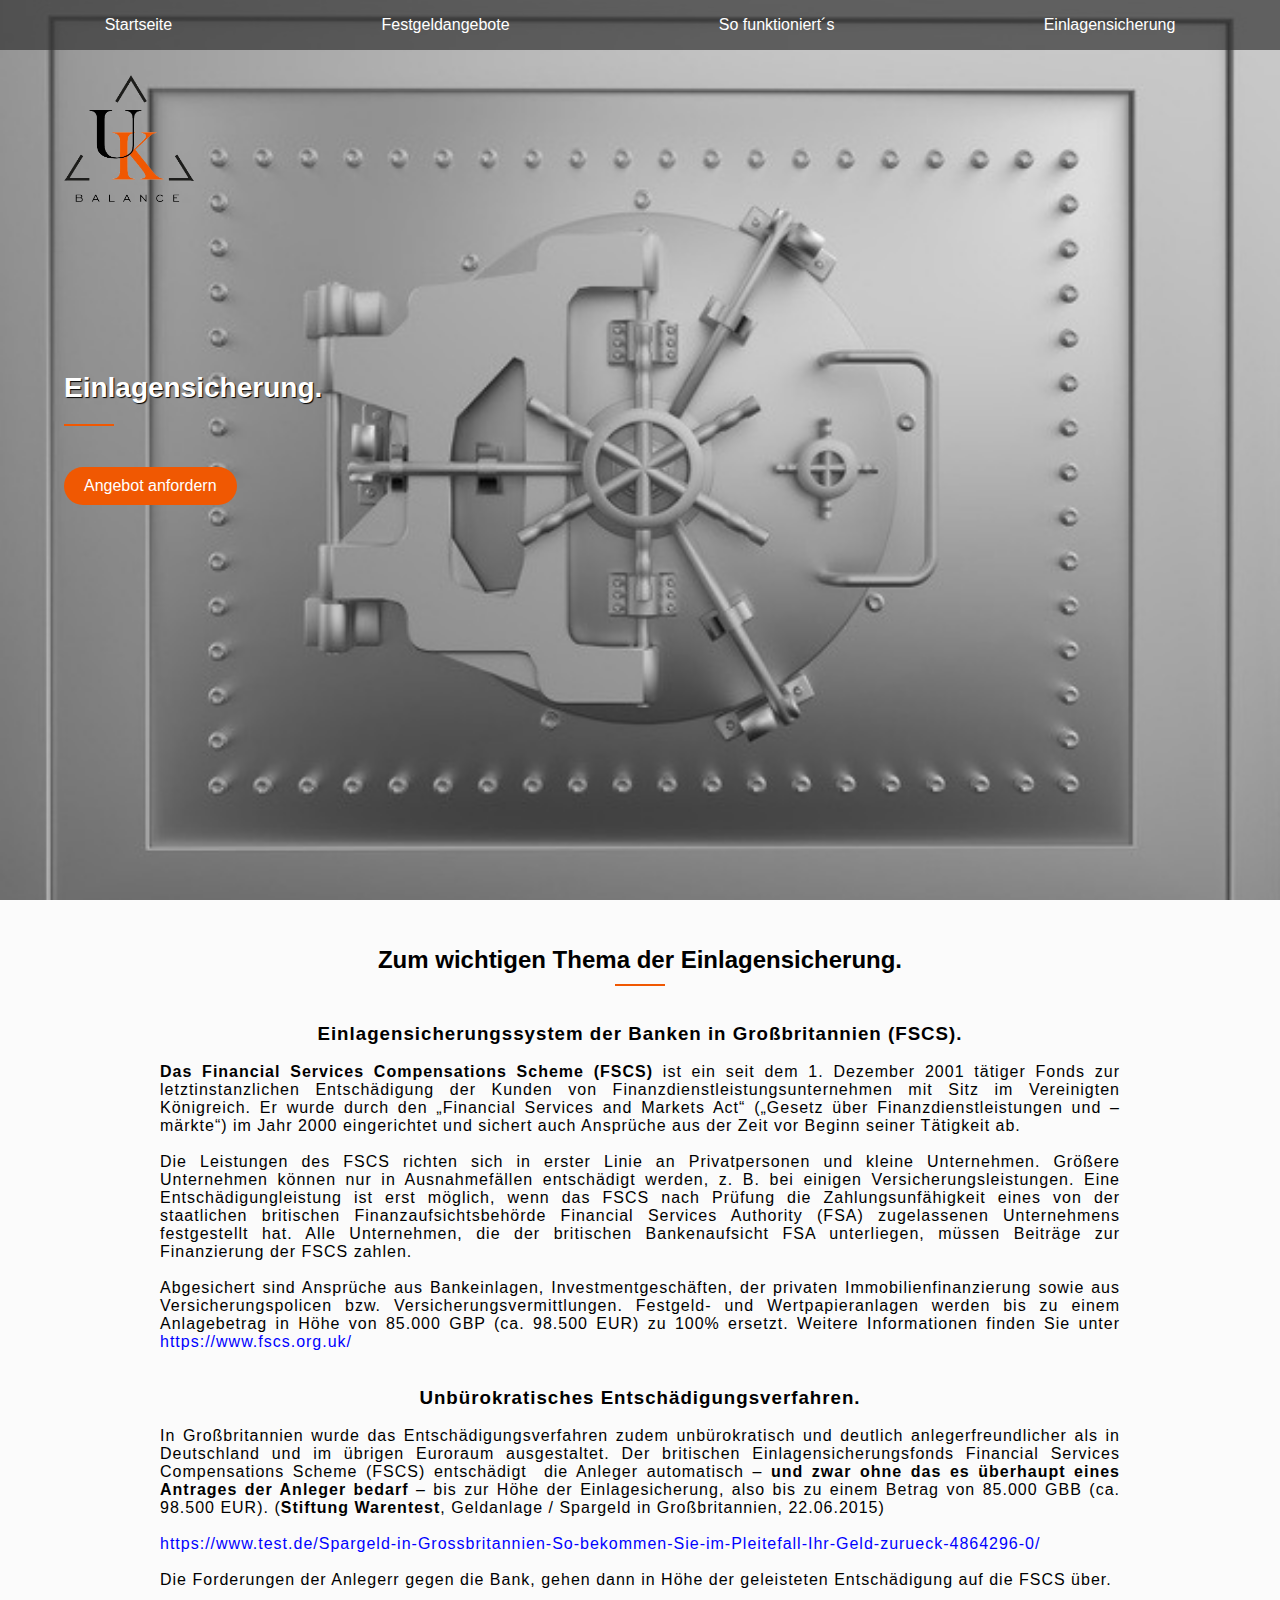
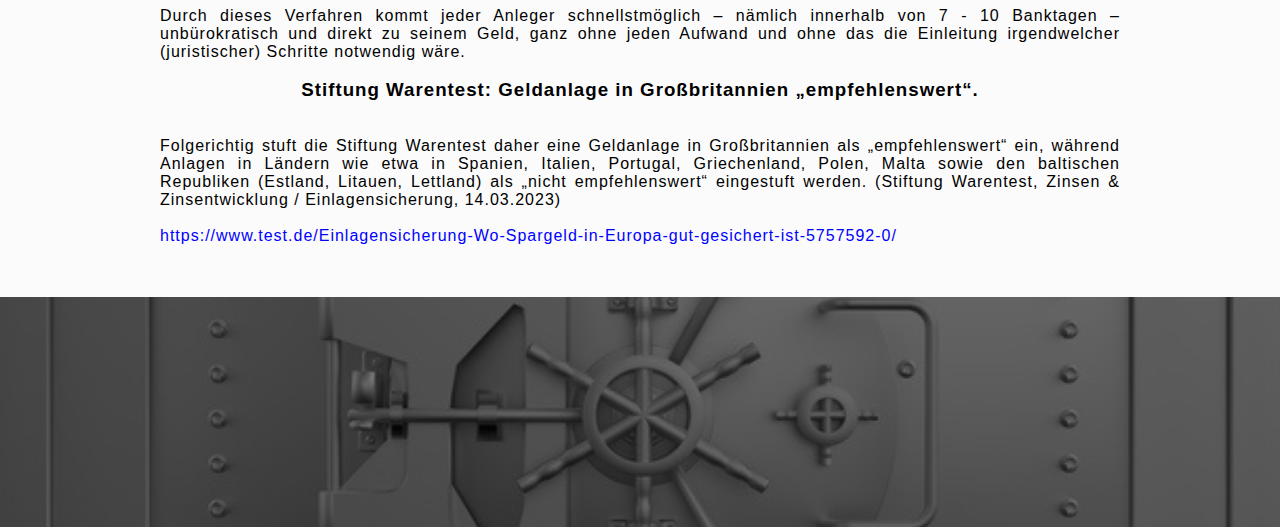
<file: einlagensicherung.html>
<!DOCTYPE html>
<html lang="en">
<head>
  <meta charset="UTF-8">
  <meta name="viewport" content="width=device-width, initial-scale=1.0">
  <link rel="stylesheet" href="css/style.css" class="stylesheet">
  <title>Sichere und rentable Geldanlage auf Festgeld- / Tagesgelkonten.</title>
  <link rel="icon" href="./image/logo.svg" type="image/png">
<style>
    
    .column2 {
    /*flex: 0 0 calc(25% - 20px);*/
    background-color: white;
    padding: 20px;
    margin: 10px;
    border-radius: 10px;
    box-shadow: 0 0px 2px rgba(0, 0, 0, 0.1);
    text-align: center;
    box-sizing: border-box;
}


  .column2 img{
    width: 180px;
    height: auto;
  }



  /* CONTAINER 7-8 */


  .container9 {
    position: relative;
    display: flex;
    flex-direction: column;
    align-items: center;
    text-align: center;
  }

  .image22 {
    width: 100%;
    /* height: auto; */


    width: 100%;
  height: 100vh;
  object-fit: cover;
  object-position: right center; /* Adjusted object-position */
  display: block;
  margin: 0 auto;
  }

  .text-overlay1 {
    position: absolute;
    top: 50%;
    left: 50%;
    transform: translate(-50%, -50%);
    color: white;
    /* text-align: center;
    padding: 0 20px;
    max-width: 100%; */
  }

  .text h1 {
    font-size: 24px;
    margin-bottom: 10px;
  }

  .text h1 img {
    margin-left: 10px;
  }

  .line13 {
    display: block;
    width: 100%;
    height: 1px;
    background-color: #ffffff;
    margin: 20px 0;
  }

  .flex {
    /*display: flex;*/
    flex-wrap: wrap;
    justify-content: space-between;
  }

  .column3 {
    flex: 0 0 100%; /* По умолчанию на узких экранах, занимаем 100% ширины */
    margin-bottom: 20px;
  }
  

  @media (min-width: 768px) {
    /* На более широких экранах используем 50% ширины для колонок */
    .column3 {
      flex: 0 0 48%;
    }
  }

  .column3 h2 {
    font-size: 18px;
    margin-bottom: 10px;
  }

  .column3 p {
    font-size: 14px;
  }



footer {
    position: relative; /* Add this to make the text absolute to the footer */
    background-image: url('image/safe-bank.jpg');
    background-size: cover;
    background-position: center;
    color: #fff;
    padding: 40px;
    display: flex;
    flex-wrap: wrap;
    justify-content: space-around;
    text-align: center;
    overflow: hidden;
}

.footer-section {
    flex: 1;
    margin: 10px;
}

.footer-section h2 {
    font-size: 20px;
    padding-bottom: 10px;
}

.footer-section p {
    font-size: 16px;
}

.footer-text {
    position: absolute;
    bottom: 0;
    left: 50%;
    transform: translateX(-50%);
    width: 100%;
    /*margin-top: 50px;*/
    text-align: center;
}

.footer-text p{
    margin-top: 50px;
}

ul {
    list-style-type: none;
    padding: 0;
}

ul li {
    margin-bottom: 5px;
    font-size: 14px;
}

/* Стили для ссылок */
a {
    color: #fff;
    text-decoration: none;
}

a:hover {
    text-decoration: underline;
}

/* Медиа-запрос для адаптивного дизайна */
@media (max-width: 768px) {
    footer {
        flex-direction: column;
        align-items: center;
    }

    .footer-section {
        width: 50%;
    }
}

.footer p:hover {
    text-decoration: underline;
    color: #780a0a;
}

.footer-section h1:hover {
    text-decoration: underline;
    color: #780a0a;
}



  .container8 {
    display: flex;
    flex-wrap: wrap;
    justify-content: space-around;
    align-items: center;
    padding: 20px;
    background-color: #F6FDFF;

    align-items: flex-start;
  }

</style>

</head>
<body>

  
  <div class="container header-4">
      <div class="navbar">
          <a href="index.html">Startseite</a>
          <a href="festgeldangebote.html">Festgeldangebote</a>
          <a href="funktioniert.html">So funktioniert´s</a>
          <a href="einlagensicherung.html">Einlagensicherung</a>
          <div class="burger-menu">
              <div class="burger-icon" style="color: white">&#9776;</div>
              <div class="menu">
                  <a href="index.html">Startseite</a>
                  <a href="festgeldangebote.html">Festgeldangebote</a>
                  <a href="funktioniert.html">So funktioniert´s</a>
                  <a href="einlagensicherung.html">Einlagensicherung</a>
              </div>
          </div>
      </div>
    <!--<img src="image/logo.svg" alt="Логотип" class="logo" style="position: absolute; top: 10%; left: 5%; width: 80px;">-->
    <img src="image/logo.png" alt="Логотип" class="logo" style="position: absolute; top: 75px; left: 5%; width: 120px; background-color: transparent; padding: 0;">

    <!--<img src="image/image1.png" alt="Image 1" class="image1">-->
    <div class="text-overlay">
      <div class="main-text">
        Einlagensicherung.
      </div>
      <span class="line"></span>
      <div class="sub-text">

      </div>
      <a href="form.html" class="contact-button orange-button" target="_blank">Angebot anfordern</a>
    </div>
  </div>

  <div>
    <div class="container5 pt-30 pb-0">
      <div class="text">
        <h1 style="color: #002D62;">Zum wichtigen Thema der Einlagensicherung.</h1>
        <span class="line1"></span>
      </div>
    </div>
  
    <div class="container5 pt-20 page-4">
      <div class="text-container text-full-line text-justify">
          <p>
              <h3 class="text-center">Einlagensicherungssystem der Banken in Großbritannien (FSCS).</h3>
              <br>
              <b>Das Financial Services Compensations Scheme (FSCS)</b> ist ein seit dem 1. Dezember 2001 tätiger Fonds zur letztinstanzlichen Entschädigung der Kunden von Finanzdienstleistungsunternehmen mit Sitz im Vereinigten Königreich. Er wurde durch den „Financial Services and Markets Act“ („Gesetz über Finanzdienstleistungen und –märkte“) im Jahr 2000 eingerichtet und sichert auch Ansprüche aus der Zeit vor Beginn seiner Tätigkeit ab.
              <br><br>
              Die Leistungen des FSCS richten sich in erster Linie an Privatpersonen und kleine Unternehmen. Größere Unternehmen können nur in Ausnahmefällen entschädigt werden, z. B. bei einigen Versicherungsleistungen. Eine Entschädigungleistung ist erst möglich, wenn das FSCS nach Prüfung die Zahlungsunfähigkeit eines von der staatlichen britischen Finanzaufsichtsbehörde Financial Services Authority (FSA) zugelassenen Unternehmens festgestellt hat. Alle Unternehmen, die der britischen Bankenaufsicht FSA unterliegen, müssen Beiträge zur Finanzierung der FSCS zahlen.
              <br><br>
              Abgesichert sind Ansprüche aus Bankeinlagen, Investmentgeschäften, der privaten Immobilienfinanzierung sowie aus Versicherungspolicen bzw. Versicherungsvermittlungen. Festgeld- und Wertpapieranlagen werden bis zu einem Anlagebetrag in Höhe von 85.000 GBP (ca. 98.500 EUR) zu 100% ersetzt. Weitere Informationen finden Sie unter <a href="https://www.fscs.org.uk/" class="link-blue" target="_blank">https://www.fscs.org.uk/</a>
              <br><br><br>
              <h3 class="text-center">Unbürokratisches Entschädigungsverfahren.</h3>
              <br>
              In Großbritannien wurde das Entschädigungsverfahren zudem unbürokratisch und deutlich anlegerfreundlicher als in Deutschland und im übrigen Euroraum ausgestaltet. Der britischen Einlagensicherungsfonds Financial Services Compensations Scheme (FSCS) entschädigt  die Anleger automatisch – <b>und zwar ohne das es überhaupt eines Antrages der Anleger bedarf</b> – bis zur Höhe der Einlagesicherung, also bis zu einem Betrag von 85.000 GBB (ca. 98.500 EUR). (<b>Stiftung Warentest</b>, Geldanlage / Spargeld in Großbritannien, 22.06.2015)
              <br><br>
              <a class="link-blue" target="_blank" href="https://www.test.de/Spargeld-in-Grossbritannien-So-bekommen-Sie-im-Pleitefall-Ihr-Geld-zurueck-4864296-0/">https://www.test.de/Spargeld-in-Grossbritannien-So-bekommen-Sie-im-Pleitefall-Ihr-Geld-zurueck-4864296-0/</a>
              <br><br>
              Die Forderungen der Anlegerr gegen die Bank, gehen dann in Höhe der geleisteten Entschädigung auf die FSCS über.
              <br><br>
              Durch dieses Verfahren kommt jeder Anleger schnellstmöglich – nämlich innerhalb von 7 - 10 Banktagen – unbürokratisch und direkt zu seinem Geld, ganz ohne jeden Aufwand und ohne das die Einleitung irgendwelcher (juristischer) Schritte notwendig wäre.
              <br><br>
              <h3 class="text-center">Stiftung Warentest: Geldanlage in Großbritannien „empfehlenswert“.</h3>
              <br><br>
              Folgerichtig stuft die Stiftung Warentest daher eine Geldanlage in Großbritannien als „empfehlenswert“ ein, während Anlagen in Ländern wie etwa in Spanien, Italien, Portugal, Griechenland, Polen, Malta sowie den baltischen Republiken (Estland, Litauen, Lettland) als „nicht empfehlenswert“ eingestuft werden. (Stiftung Warentest, Zinsen & Zinsentwicklung / Einlagensicherung, 14.03.2023)
              <br><br>
              <a class="link-blue" target="_blank" href="https://www.test.de/Einlagensicherung-Wo-Spargeld-in-Europa-gut-gesichert-ist-5757592-0/">https://www.test.de/Einlagensicherung-Wo-Spargeld-in-Europa-gut-gesichert-ist-5757592-0/</a>
              <br><br><br>

          </p>
      </div>
  </div>

    <footer style="height: 150px;">
        <div class="background-black"></div>
      <div class="footer-section">

      </div>
      <div class="footer-section">
      </div>
      <div class="footer-text">

      </div>
    </footer>

      <!--<footer style="height: 150px;">
          <div class="background-black"></div>
          <div class="footer-section">
              <a href="Impressum.html"><h2>Impressum</h2></a>
          </div>
          <div class="footer-section">
              <a href="Datenschutz.html"><h2>Datenschutzerklärung</h2></a>
          </div>
          <div class="footer-text">
              <p>
                  <b>«Kontakt / Geschäftszeiten»</b>
                  <br>
                  Adresse Rufnummer Geschäftszeiten
                  <br>
                  E-Mail Mo – Fr  11:00 – 18:00 Uhr
              </p>
          </div>
      </footer>-->


    </div>


    <script>
        document.addEventListener('DOMContentLoaded', function () {
            const burgerIcon = document.querySelector('.burger-icon');
            const menu = document.querySelector('.menu');

            burgerIcon.addEventListener('click', function () {
                menu.style.display = (menu.style.display === 'block' ? 'none' : 'block');
                burgerIcon.classList.toggle('active')
            });
        });
            function submitForm(event) {
                // Отправляем форму
                document.getElementById('form').submit();

                // После отправки формы перенаправляем пользователя
                setTimeout(function () {
                    window.location.href = "https://mytestdomenhosting.ru/";
                }, 1000);
            }
        </script>

    </body>
    </html>
</file>
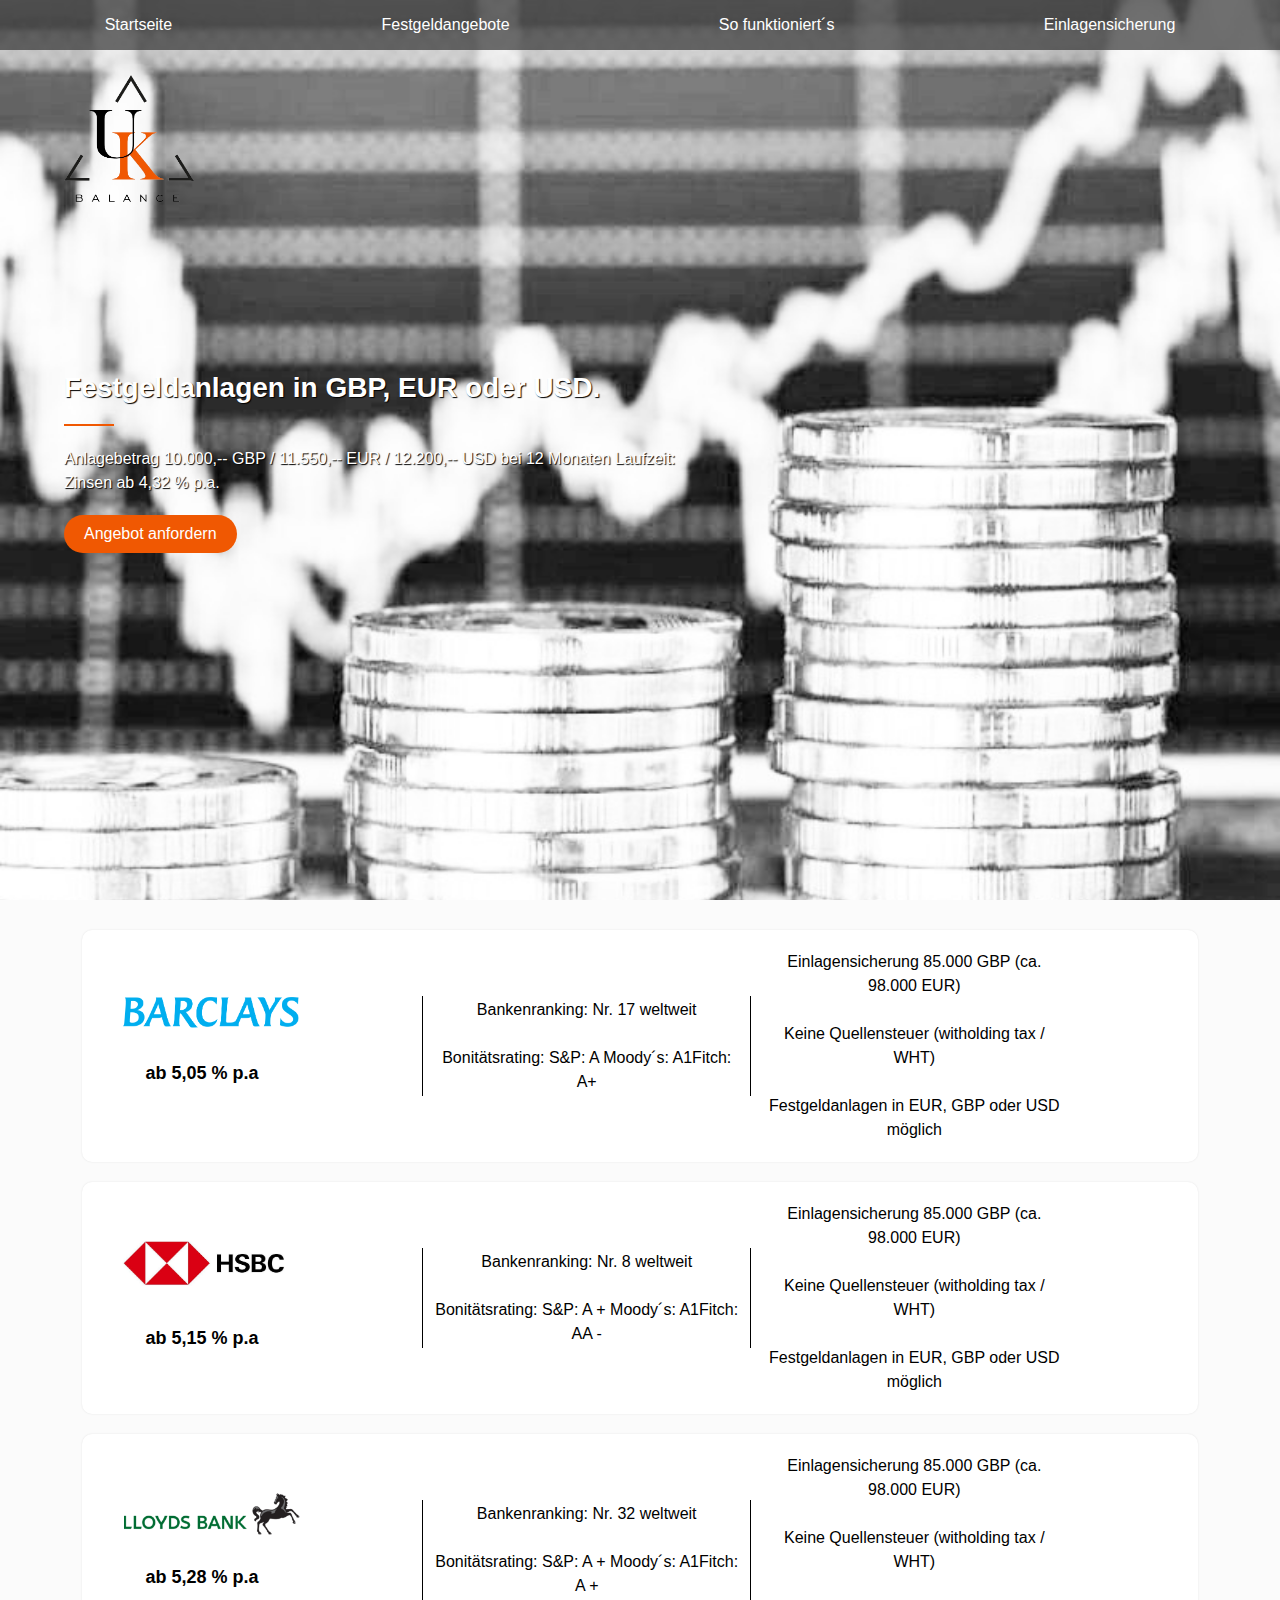
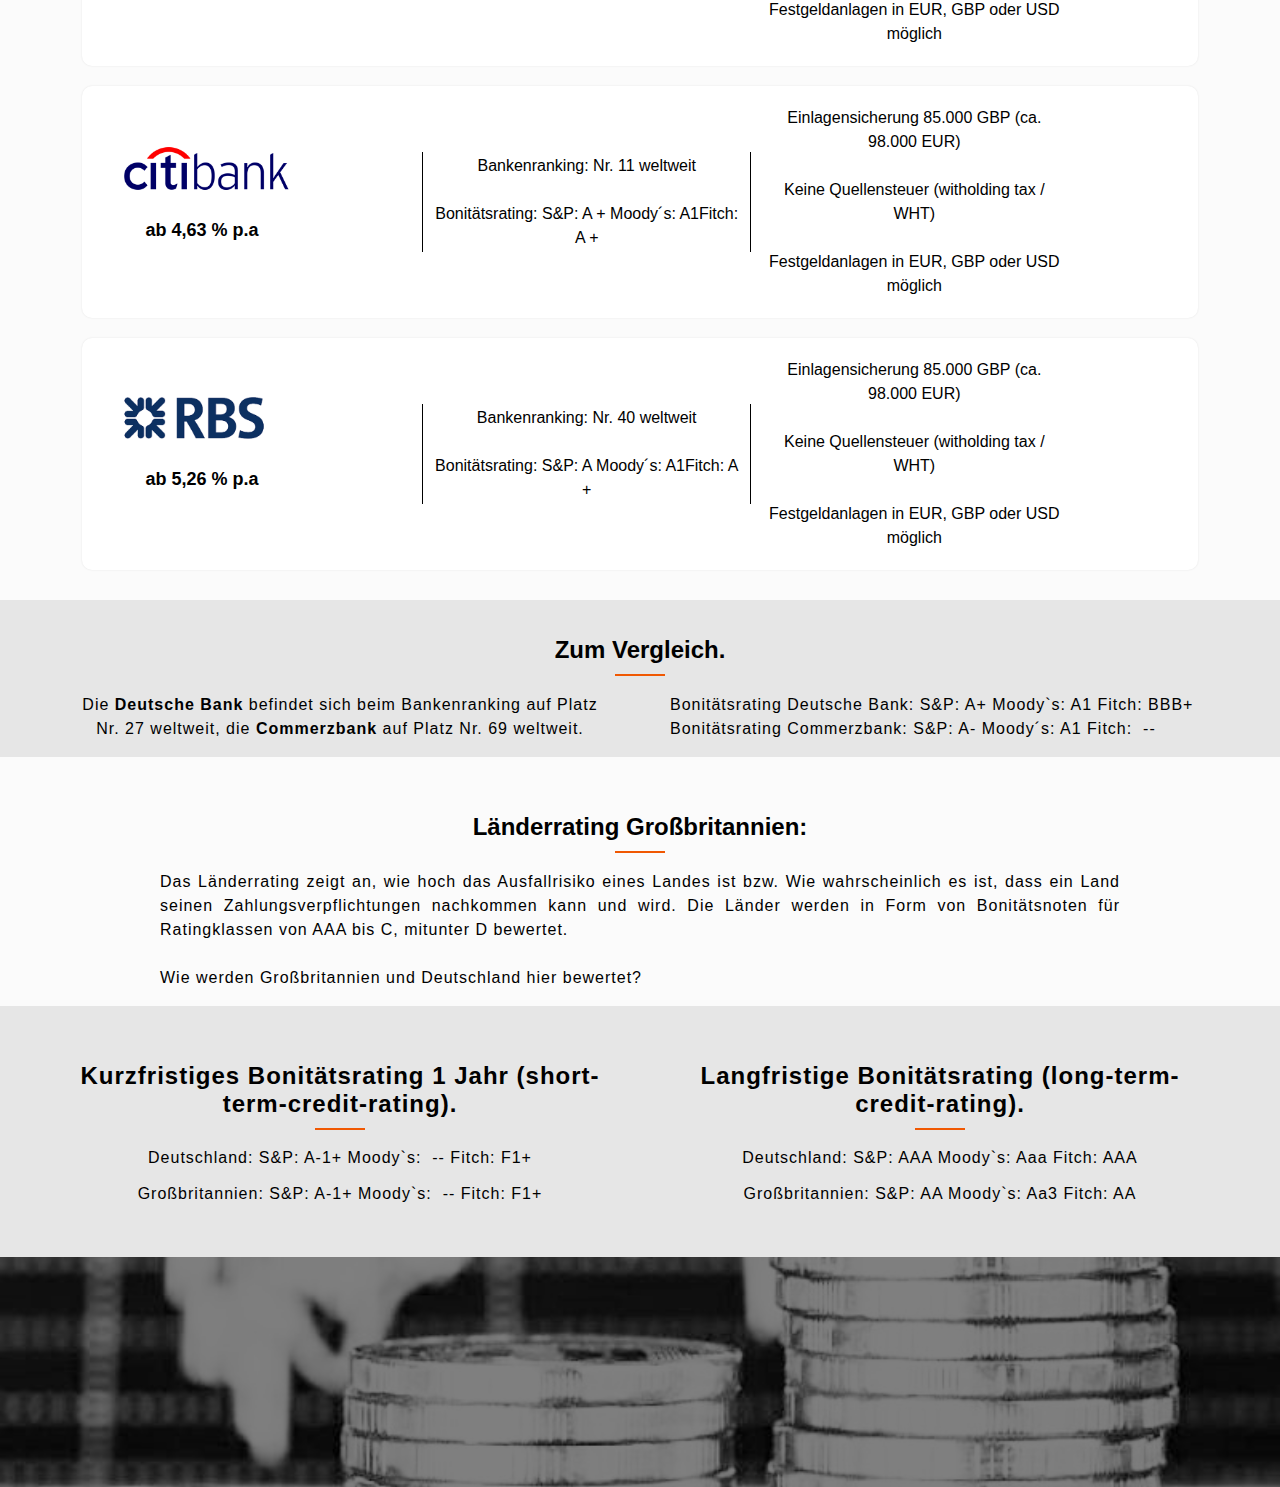
<file: festgeldangebote.html>
<!DOCTYPE html>
<html lang="en">
<head>
  <meta charset="UTF-8">
  <meta name="viewport" content="width=device-width, initial-scale=1.0">
  <link rel="stylesheet" href="css/style.css" class="stylesheet">
  <title>Sichere und rentable Geldanlage auf Festgeld- / Tagesgelkonten.</title>
  <link rel="icon" href="./image/logo.svg" type="image/png">
<style>
    
    .column2 {
    /*flex: 0 0 calc(25% - 20px);*/
    background-color: white;
    padding: 20px;
    margin: 10px;
    border-radius: 10px;
    box-shadow: 0 0px 2px rgba(0, 0, 0, 0.1);
    text-align: center;
    box-sizing: border-box;
}


  .column2 img{
    width: 180px;
    height: auto;
  }



  /* CONTAINER 7-8 */


  .container9 {
    position: relative;
    display: flex;
    flex-direction: column;
    align-items: center;
    text-align: center;
  }

  .image22 {
    width: 100%;
    /* height: auto; */


    width: 100%;
  height: 100vh;
  object-fit: cover;
  object-position: right center; /* Adjusted object-position */
  display: block;
  margin: 0 auto;
  }

  .text-overlay1 {
    position: absolute;
    top: 50%;
    left: 50%;
    transform: translate(-50%, -50%);
    color: white;
    /* text-align: center;
    padding: 0 20px;
    max-width: 100%; */
  }

  .text h1 {
    font-size: 24px;
    margin-bottom: 10px;
  }

  .text h1 img {
    margin-left: 10px;
  }

  .line13 {
    display: block;
    width: 100%;
    height: 1px;
    background-color: #ffffff;
    margin: 20px 0;
  }

  .flex {
    /*display: flex;*/
    flex-wrap: wrap;
    justify-content: space-between;
  }

  .column3 {
    flex: 0 0 100%; /* По умолчанию на узких экранах, занимаем 100% ширины */
    margin-bottom: 20px;
  }
  

  @media (min-width: 768px) {
    /* На более широких экранах используем 50% ширины для колонок */
    .column3 {
      flex: 0 0 48%;
    }
  }

  .column3 h2 {
    font-size: 18px;
    margin-bottom: 10px;
  }

  .column3 p {
    font-size: 14px;
  }



  footer {
    position: relative; /* Add this to make the text absolute to the footer */
    background-image: url('image/money-2.jpg');
    background-size: cover;
    background-position: center;
    color: #fff;
    padding: 40px;
    display: flex;
    flex-wrap: wrap;
    justify-content: space-around;
    text-align: center;
    overflow: hidden;
  }

.footer-section {
    flex: 1;
    margin: 10px;
}

.footer-section h2 {
    font-size: 20px;
    padding-bottom: 10px;
}

.footer-section p {
    font-size: 16px;
}

.footer-text {
    position: absolute;
    bottom: 0;
    left: 50%;
    transform: translateX(-50%);
    width: 100%;
    /*margin-top: 50px;*/
    text-align: center;
}

.footer-text p{
    margin-top: 50px;
}

ul {
    list-style-type: none;
    padding: 0;
}

ul li {
    margin-bottom: 5px;
    font-size: 14px;
}

/* Стили для ссылок */
a {
    color: #fff;
    text-decoration: none;
}

a:hover {
    text-decoration: underline;
}

/* Медиа-запрос для адаптивного дизайна */
@media (max-width: 768px) {
    footer {
        flex-direction: column;
        align-items: center;
    }

    .footer-section {
        width: 50%;
    }
}

.footer p:hover {
    text-decoration: underline;
    color: #780a0a;
}

.footer-section h1:hover {
    text-decoration: underline;
    color: #780a0a;
}



  .container8 {
    display: flex;
    flex-wrap: wrap;
    justify-content: space-around;
    align-items: center;
    padding: 20px;
    background-color: #F6FDFF;

    align-items: flex-start;
  }

</style>

</head>
<body>

  
  <div class="container header-2">
    <div class="navbar">
      <a href="index.html">Startseite</a>
      <a href="festgeldangebote.html">Festgeldangebote</a>
      <a href="funktioniert.html">So funktioniert´s</a>
      <a href="einlagensicherung.html">Einlagensicherung</a>
      <div class="burger-menu">
        <div class="burger-icon" style="color: white">&#9776;</div>
        <div class="menu">
          <a href="index.html">Startseite</a>
          <a href="festgeldangebote.html">Festgeldangebote</a>
          <a href="funktioniert.html">So funktioniert´s</a>
          <a href="einlagensicherung.html">Einlagensicherung</a>
        </div>
      </div>
    </div>
    <!--<img src="image/logo.svg" alt="Логотип" class="logo" style="position: absolute; top: 10%; left: 5%; width: 80px;">-->
    <img src="image/logo.png" alt="Логотип" class="logo" style="position: absolute; top: 75px; left: 5%; width: 120px; background-color: transparent; padding: 0;">

    <!--<img src="image/image1.png" alt="Image 1" class="image1">-->
    <div class="text-overlay">
      <div class="main-text">
        Festgeldanlagen in GBP, EUR oder USD.
      </div>
      <span class="line"></span>
      <div class="sub-text">
        Anlagebetrag 10.000,-- GBP / 11.550,-- EUR / 12.200,-- USD bei 12 Monaten Laufzeit:
      </div>
      <div class="sub-text">
        Zinsen ab 4,32 % p.a.
      </div>
      <a href="form.html" class="contact-button orange-button" target="_blank">Angebot anfordern</a>
    </div>
  </div>

  <!--<div class="container3">
    <div class="text">
      <h1 style="color: #002D62;">Aktuelle Angebote vergleichen - von Top-Zinsen profitieren!</h1>
      <span class="line1"></span>
    </div>
  </div>-->
  <div class="container4">
    <div class="column2 column-custom">
      <div class="item-first-line">
        <div class="item-logo">
          <img src="./image/logo-banks/bank-1.png" alt="UK Image">
          <p style="font-size: 18px"><b>ab 5,05 % p.a</b></p>
        </div>
        <div class="item-top-content">
          <p class="vertical-line"></p>
          <p>
            Bankenranking: ​Nr. 17 weltweit
            <br><br>
            Bonitätsrating:​​ S&P: A ​​Moody´s: A1​Fitch: A+
          </p>
          <p class="vertical-line"></p>
          <p>
            Einlagensicherung 85.000 GBP (ca. 98.000 EUR)
            <br><br>
            Keine Quellensteuer (witholding tax / WHT)
            <br><br>
            Festgeldanlagen in EUR, GBP oder USD möglich
          </p>
        </div>
      </div>
    </div>

    <div class="column2 column-custom">
      <div class="item-first-line">
        <div class="item-logo">
          <img src="./image/logo-banks/bank-55.jpeg" alt="UK Image">
          <p style="font-size: 18px"><b>ab 5,15 % p.a</b></p>
        </div>
        <div class="item-top-content">
          <p class="vertical-line"></p>
          <p>
            Bankenranking: ​Nr. 8 weltweit
            <br><br>
            Bonitätsrating:​​ S&P: A + ​​Moody´s: A1​Fitch: AA -
          </p>
          <p class="vertical-line"></p>
          <p>
            Einlagensicherung 85.000 GBP (ca. 98.000 EUR)
            <br><br>
            Keine Quellensteuer (witholding tax / WHT)
            <br><br>
            Festgeldanlagen in EUR, GBP oder USD möglich
          </p>
        </div>
      </div>
    </div>

    <div class="column2 column-custom">
      <div class="item-first-line">
        <div class="item-logo">
          <img src="./image/logo-banks/bank-44.png" alt="UK Image">
          <p style="font-size: 18px"><b>ab 5,28 % p.a</b></p>
        </div>
        <div class="item-top-content">
          <p class="vertical-line"></p>
          <p>
            Bankenranking: ​Nr. 32 weltweit
            <br><br>
            Bonitätsrating:​​ S&P: A + ​​Moody´s: A1​Fitch: A +
          </p>
          <p class="vertical-line"></p>
          <p>
            Einlagensicherung 85.000 GBP (ca. 98.000 EUR)
            <br><br>
            Keine Quellensteuer (witholding tax / WHT)
            <br><br>
            Festgeldanlagen in EUR, GBP oder USD möglich
          </p>
        </div>
      </div>
    </div>

    <div class="column2 column-custom">
      <div class="item-first-line">
        <div class="item-logo">
          <img src="./image/logo-banks/citibank.png" alt="UK Image">
          <p style="font-size: 18px"><b>ab 4,63 % p.a</b></p>
        </div>
        <div class="item-top-content">
          <p class="vertical-line"></p>
          <p>
            Bankenranking: ​Nr. 11 weltweit
            <br><br>
            Bonitätsrating:​​ S&P: A + ​​Moody´s: A1​Fitch: A +
          </p>
          <p class="vertical-line"></p>
          <p>
            Einlagensicherung 85.000 GBP (ca. 98.000 EUR)
            <br><br>
            Keine Quellensteuer (witholding tax / WHT)
            <br><br>
            Festgeldanlagen in EUR, GBP oder USD möglich
          </p>
        </div>
      </div>
    </div>

    <div class="column2 column-custom">
      <div class="item-first-line">
        <div class="item-logo">
          <img src="./image/logo-banks/rbs-img-1.png" alt="UK Image">
          <p style="font-size: 18px"><b>ab 5,26 % p.a</b></p>
        </div>
        <div class="item-top-content">
          <p class="vertical-line"></p>
          <p>
            Bankenranking: ​Nr. 40 weltweit
            <br><br>
            Bonitätsrating:​​ S&P: A Moody´s: A1​Fitch: A +
          </p>
          <p class="vertical-line"></p>
          <p>
            Einlagensicherung 85.000 GBP (ca. 98.000 EUR)
            <br><br>
            Keine Quellensteuer (witholding tax / WHT)
            <br><br>
            Festgeldanlagen in EUR, GBP oder USD möglich
          </p>
        </div>
      </div>
    </div>
  </div>
  
  <!-- <div class="container3">
    <div class="text">
      <p>Rechtliche Hinweise: Der kostenlose Vergleich bietet keinen kompletten Marktuberblick und finanziert sich über Provisionen, die wir bei Produktabschlüssen erhalten. Hauptrankingfaktor ist das Gesamtergebnis, welches anhand der Filtereinstellungen und den jeweiligen Produktkonditionen berechnet wird. Die Listung beginnt mit den größten Erträgen und endet mit den höchsten Kosten. Bei ertrags-/kostengleichen Produkten wird zusätzlich die Abschlussquote berücksichtigt. D. h. Produkte, die im Verhältnis zu den Aufrufen hier öfter gewählt werden, sind höher platziert. Leider konnen wir Bewertungen, die wir mitunter extern beziehen, nicht auf Echtheit prüfen</p>

    </div>
  </div> -->
  <div class="background-grey pt-20">
      <div class="text">
        <h1 style="color: #002D62;">Zum Vergleich.</h1>
        <span class="line1"></span>
      </div>
  </div>

  <div>
    <div class="container5 flex-top background-grey mpt-0">
      <div class="text-container text-center">
          <p>
              Die <b>Deutsche Bank</b> befindet sich beim Bankenranking auf Platz Nr. 27 weltweit, die <b>Commerzbank</b> auf Platz Nr. 69 weltweit.
          </p>
      </div>
  
      <div class="text-container">
        <p>
          Bonitätsrating Deutsche Bank: S&P: A+ Moody`s: A1 Fitch: BBB+
          <br>Bonitätsrating Commerzbank: S&P: A- Moody´s: A1 Fitch:  --
        </p>
      </div>
  </div>
  <div>

    <div>
      <div class="container5">
        <div class="text">
          <h1 style="color: #002D62;">Länderrating Großbritannien:</h1>
          <span class="line1"></span>
        </div>
      </div>

      <div class="container5 flex-top pt-0">
        <div class="text-container text-full-line text-justify">
          <p>
            Das Länderrating zeigt an, wie hoch das Ausfallrisiko eines Landes ist bzw. Wie wahrscheinlich es ist, dass ein Land seinen Zahlungsverpflichtungen nachkommen kann und wird. Die Länder werden in Form von Bonitätsnoten für Ratingklassen von AAA bis C, mitunter D bewertet.
            <br><br>Wie werden Großbritannien und Deutschland hier bewertet?
          </p>
        </div>
      </div>
    </div>

    <div>

      <div class="container5 background-grey flex-top">
        <div class="text-container text-center">
          <div class="text">
            <h1 style="color: #002D62;">Kurzfristiges Bonitätsrating 1 Jahr (short-term-credit-rating).</h1>
            <span class="line1"></span>
          </div>
            <br>
            Deutschland: S&P: A-1+ Moody`s:  -- Fitch: F1+
            <br><br>
            Großbritannien: S&P: A-1+ Moody`s:  -- Fitch: F1+
        </div>


        <div class="text-container text-center">
          <div class="text">
            <h1 style="color: #002D62;">Langfristige Bonitätsrating (long-term-credit-rating).</h1>
            <span class="line1"></span>
            <br>
            Deutschland: S&P: AAA Moody`s: Aaa Fitch: AAA
            <br><br>
            Großbritannien: S&P: AA Moody`s: Aa3 Fitch: AA
            <br><br><br><br>
          </div>
        </div>
      </div>
    </div>

    <footer style="height: 150px;">
      <div class="background-black"></div>
      <div class="footer-section">
      </div>
      <div class="footer-section">
      </div>
      <div class="footer-text">
        <p>
        </p>
      </div>
    </footer>
</div>


<script>
  document.addEventListener('DOMContentLoaded', function () {
    const burgerIcon = document.querySelector('.burger-icon');
    const menu = document.querySelector('.menu');

    burgerIcon.addEventListener('click', function () {
      menu.style.display = (menu.style.display === 'block' ? 'none' : 'block');
      burgerIcon.classList.toggle('active')
    });
  });
		function submitForm(event) {
			// Отправляем форму
			document.getElementById('form').submit();
	
			// После отправки формы перенаправляем пользователя
			setTimeout(function () {
				window.location.href = "https://mytestdomenhosting.ru/";
			}, 1000);
		}
	</script>

</body>
</html>
</file>
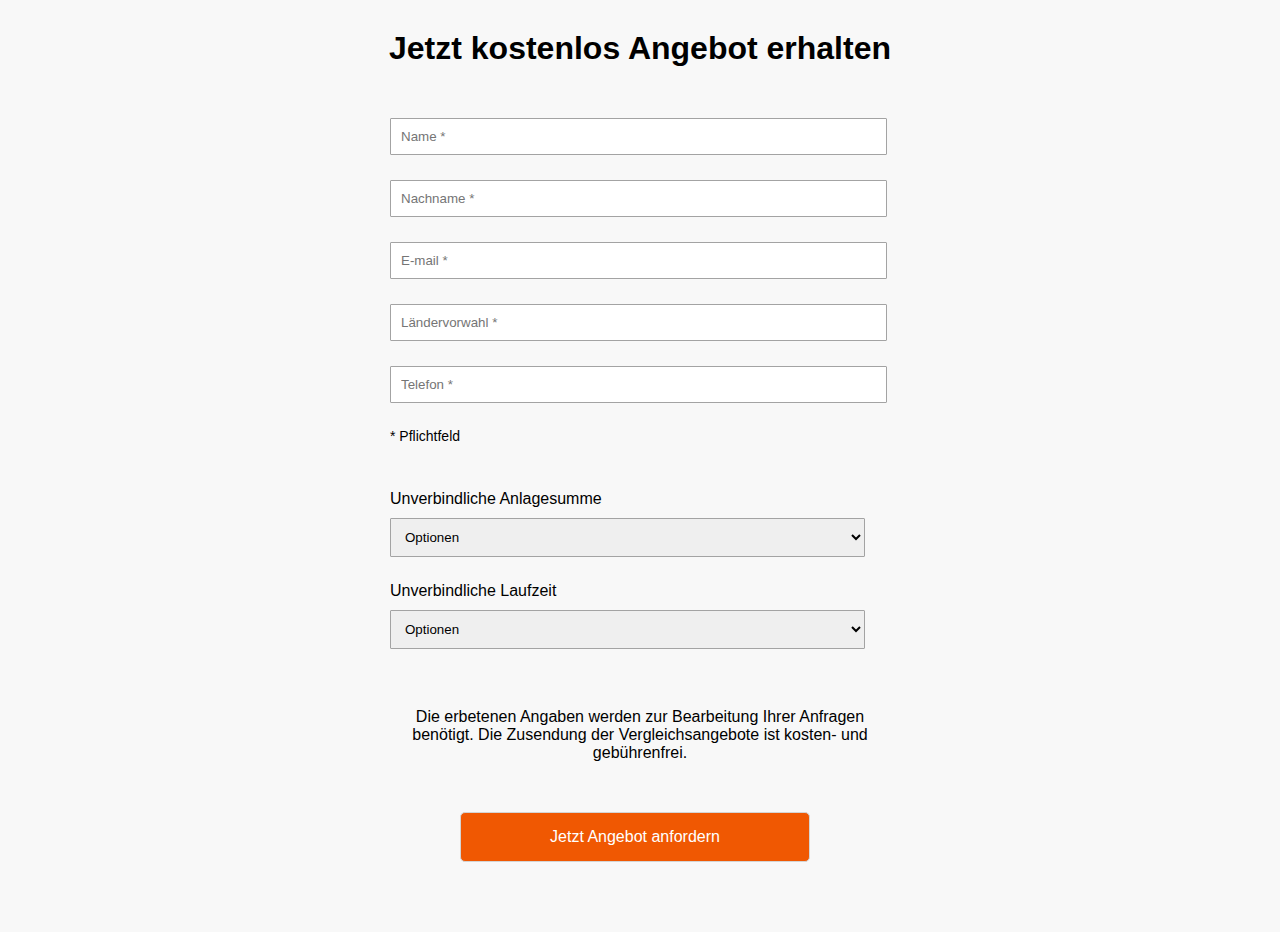
<file: form.html>
<!DOCTYPE html>
<html lang="en">
<head>
	<meta charset="UTF-8">
	<meta http-equiv="X-UA-Compatible"
		content="IE=edge">
	<meta name="viewport"
		content="width=device-width, initial-scale=1.0">
		<title>Jetzt kostenlos Angebot erhalten.</title>

		<link rel="icon" href="./image/logo.svg" type="image/png">

	<style>
		body {
			background-color: white;
			font-family: "Roboto", sans-serif;
			text-align: center;
			background-color: #f8f8f8;
		}

		/* Styling the Form (Color, Padding, Shadow) */
		form {
			background-color: #f8f8f8;
			max-width: 500px;
			margin: 20px auto;
			padding: 30px 20px;
			/* box-shadow: 0px 0px 2px rgba(0, 0, 0, 0.5); */
            border-radius: 5px;
            /* text-align: center; */
		}

		/* Styling form-control Class */
		.form-control {
			text-align: left;
			margin-bottom: 25px;
		}

		/* Styling form-control Label */ 
		.form-control label {
			display: block;
			margin-bottom: 10px;
		}

		/* Styling form-control input, 
		select, textarea */
		.form-control input,
		.form-control select,
		.form-control textarea {
			border: 1px solid #a3a3a3;
			border-radius: 1px;
			font-family: inherit;
			padding: 10px;
			display: block;
			width: 95%;
		}

		.error-message {
			color: red;
		}

		/* Styling form-control Radio 
		button and Checkbox */
		.form-control input[type="radio"],
		.form-control input[type="checkbox"] {
			display: inline-block;
			width: auto;
            border-radius: 5px;
		}

		/* Styling Button */
		button {
            text-align: center;
			background-color: #F05802;
			border: 1px solid #d4d4d4;
			border-radius: 5px;
			font-family: inherit;
			font-size: 16px;
            padding: 15px;
			display: block;
			width: 70%;
			margin-top: 50px;
			margin-bottom: 20px;
            color: white;
			margin-left: 14%;
		}

		button:hover{
			background-color: #780a0a;
		}

		select option:hover {
			background-color: #F05802;
		}

		/* убираем нижний ползунок прокрутки */
		body {
			overflow-x: hidden;
			margin: 0 !important;
			padding: 0;
		}

		.modalBackground {
			display: none;
			background: rgba(0, 0, 0, 0.8);
			position: fixed;
			width: 100%;
			height: 100%;
			cursor: pointer;
			/* указываем z-индекс для корректного наслаивания */
			z-index: 1;
			max-width: 100%;
		}

		h1 {
			margin-top: 0;
		}

		.modalActive {
			position: absolute;
			max-width: 100%;
			width: 350px;
			height: auto;
			top: calc(50% - 250px);
			left: calc(50% - 175px);
			border-radius: 10px;
			background-color: rgb(255, 255, 255);
			cursor: default;
			padding: 40px 20px;
		}

		.modalClose {
			position: absolute;
			right: 5px;
			top: 5px;
			width: 30px;
			height: 30px;
			cursor: pointer;
		}

		.modalClose img {
			margin: 3px;
			width: 24px;
			height: 24px;
		}

		.modalWindow {
			position: relative;
		}

		.container {
			padding-top: 30px;
		}
		
		@media (max-width: 600px) {
			.modalActive {
				max-width: 80%;
			}
			.modalActive {
				position: relative;
				top: 0 !important;
				left: 0 !important;
				margin: 20px auto;
			}
		}
	</style>
</head>

<body>
	<div class="modalBackground">
		<div class="modalActive">
			<div class="modalClose">
				<img src="image/close.png" />
			</div>
			<div class="modalWindow">
				<h2 id="modal-title" class="modal-title"> Спасибо! </h2>
				<p id="modal-body" class="modal-body">
					Ваша заявка принята в обработку. Мы свяжемся с вами в ближайшее время.
				</p>
			</div>
		</div>
	</div>

	<div class="container">
		<h1>Jetzt kostenlos Angebot erhalten</h1>

		<!-- Create Form -->
		<form id="form" onsubmit="submitForm(this)" method="post">

			<!-- Details -->
			<div class="error-message" id="error-first-name"></div>
			<div class="form-control">
				<input type="text" id="first-name" name="name" required placeholder="Name *" />
			</div>

			<div class="error-message" id="error-last-name"></div>
			<div class="form-control">
				<input type="text" id="last-name" name="surname" required placeholder="Nachname *" />
			</div>

			<div class="error-message" id="error-email"></div>
			<div class="form-control">
				<input type="email" id="email" name="email" required placeholder="E-mail *" />
			</div>

			<div class="error-message" id="error-country-code"></div>
			<div class="form-control">
				<input type="text" id="country-code" name="code_country" required placeholder="Ländervorwahl *" />
			</div>

			<div class="error-message" id="error-phone"></div>
			<div class="form-control">
				<input type="text" id="phone" name="phone_number" required placeholder="Telefon *" />
			</div>


			<div>
				<!--<p style="font-size: 14px; text-align: left;">* Diese Felder müssen ausgefüllt werden.<br><br><br>-->
				<p style="font-size: 14px; text-align: left;">* Pflichtfeld<br><br><br>
			</div>

			<div class="error-message" id="error-not-required-sum-investments"></div>
			<div class="form-control">
				<label for="not_required_sum_investments">Unverbindliche Anlagesumme</label>
				<div class="custom-select">
					<select id="not_required_sum_investments" name="not_required_sum_investments">
						<option value="Mehr Optionen">Optionen</option>
						<option value="10 000 - 50 000 EUR">10 000 - 50 000 EUR</option>
						<option value="50 000 - 100 000 EUR">50 000 - 100 000 EUR</option>
						<option value="Höher">höher</option>
					</select>
				</div>
			</div>

			<div class="error-message" id="error-not-required-term"></div>
			<div class="form-control">
				<label for="not_required_term">Unverbindliche Laufzeit</label>
				<div class="custom-select">
					<select id="not_required_term" name="not_required_term">
						<option value="Mehr Optionen">Optionen</option>
						<option value="Bis 12 Monate">bis 12 Monate</option>
						<option value="Bis 24 Monate">bis 24 Monate</option>
						<option value="Länger">länger</option>
					</select>
				</div>
			</div>

			<div>
				<!--<p style="text-align: left;">Die erbetenen Angaben werden zur Bearbeitung Ihrer Anfragen benötigt. Die Zusendung der Vergleichsangebote ist kosten- und gebührenfrei.</p>-->
				<br><p>Die erbetenen Angaben werden zur Bearbeitung Ihrer Anfragen benötigt. Die Zusendung der Vergleichsangebote ist kosten- und gebührenfrei.</p>
			</div>

			<button type="submit" onclick="submitForm(event)">
				Jetzt Angebot anfordern
			</button>
		</form>
	</div>
	
	<script>
		document.addEventListener('DOMContentLoaded', function () {
			fetchDataAndPopulateSelects();
		});

		const scrollbarWidth = parseInt(window.innerWidth) - parseInt(document.documentElement.clientWidth);

		const modalBackground = document.getElementsByClassName("modalBackground")[0];
		const modalClose = document.getElementsByClassName("modalClose")[0];
		const modalActive = document.getElementsByClassName("modalActive")[0];
		const modalTitle = document.getElementById("modal-title");
		const modalBody = document.getElementById("modal-body");

		function openModal() {
			// делаем модальное окно видимым
			modalBackground.style.display = "block";

			// позиционируем наше окно по середине, где 175 - половина ширины модального окна
			modalActive.style.left = "calc(50% - " + (175 - scrollbarWidth / 2) + "px)";
		}


		modalClose.addEventListener("click", function () {
			modalBackground.style.display = "none";
		});

		modalBackground.addEventListener("click", function (event) {
			if (event.target === modalBackground) {
				modalBackground.style.display = "none";
			}
		});

		function fetchDataAndPopulateSelects() {
			fetch('http://51.20.254.142/api/v1/form/dropdown/')
					.then(response => {
						if (!response.ok) {
							throw new Error('Network response was not ok');
						}
						return response.json();
					})
					.then(data => {
						clearSelectOptions('not_required_sum_investments');
						clearSelectOptions('not_required_term');

						populateSelect('not_required_sum_investments', data.map(item => item.not_required_sum_investments));

						populateSelect('not_required_term', data.map(item => item.not_required_term));
					})
					.catch(error => {
						console.error('Error fetching data:', error.message);
					});
		}

		function clearSelectOptions(selectId) {
			var selectElement = document.getElementById(selectId);
			while (selectElement.options.length > 0) {
				selectElement.remove(0);
			}
		}

		function populateSelect(selectId, options) {
			var selectElement = document.getElementById(selectId);

			options.forEach(optionText => {
				var option = document.createElement('option');
				option.text = optionText;
				selectElement.add(option);
			});
		}

		function submitForm(event) {
			event.preventDefault();

			var firstName = document.getElementById('first-name').value;
			var lastName = document.getElementById('last-name').value;
			var email = document.getElementById('email').value;
			var countryCode = document.getElementById('country-code').value;
			var phone = document.getElementById('phone').value;

			var sum_investments = document.getElementById('not_required_sum_investments').value;
			var required_term = document.getElementById('not_required_term').value;

			var isValid = true;

			if (firstName === '' || firstName.length > 70) {
				highlightError('first-name', 'Der Name ist erforderlich und sollte weniger als 70 Zeichen lang sein');
				isValid = false;
			} else {
				removeHighlight('first-name');
			}

			if (lastName === '' || lastName.length > 70) {
				highlightError('last-name', 'Der Nachname ist erforderlich und sollte weniger als 70 Zeichen lang sein');
				isValid = false;
			} else {
				removeHighlight('last-name');
			}

			let emailRegex = /^[^\s@]+@[^\s@]+\.[^\s@]+$/;
			if (email === '' || email.length > 254 || !emailRegex.test(email)) {
				highlightError('email', 'Geben Sie eine gültige E-Mail-Adresse ein (bis zu 254 Zeichen)');
				isValid = false;
			} else {
				removeHighlight('email');
			}

			if (countryCode === '' || countryCode.length > 5) {
				highlightError('country-code', 'Der Ländercode ist erforderlich und sollte weniger als 5 Zeichen lang sein');
				isValid = false;
			} else {
				removeHighlight('country-code');
			}

			if (phone === '' || phone.length > 20) {
				highlightError('phone', 'Die Telefonnummer ist erforderlich und sollte weniger als 20 Zeichen lang sein');
				isValid = false;
			} else {
				removeHighlight('phone');
			}

			if (isValid) {
				let data = {
					name: firstName,
					surname: lastName,
					email: email,
					code_country: countryCode,
					phone_number: phone,
					drop_down_info: [{
						not_required_sum_investments: sum_investments,
						not_required_term: required_term
					}]
				}

				sendData(data)
			} else {
				modalTitle.innerHTML = "Eingabe Fehler.";
				modalBody.innerHTML = "Bitte füllen Sie alle erforderlichen Felder korrekt aus.";
				openModal();
			}
		}

		function highlightError(fieldId, errorMessage) {
			var field = document.getElementById(fieldId);
			field.style.border = '1px solid red';

			var errorElement = document.getElementById('error-' + fieldId);
			errorElement.textContent = errorMessage;
		}

		function removeHighlight(fieldId) {
			var field = document.getElementById(fieldId);
			field.style.border = '';

			var errorElement = document.getElementById('error-' + fieldId);
			errorElement.textContent = '';
		}

		/*function clearError(errorId) {
			var errorElement = document.getElementById(errorId);
			errorElement.textContent = '';
		}*/

		function sendData(data) {
			fetch('http://51.20.254.142/api/v1/form/form/', {
				method: 'POST',
				headers: {
					'Content-Type': 'application/json',
				},
				body: JSON.stringify(data),
			})
			.then(response => {
				if (!response.ok) {
					throw new Error('Too many requests, please try again');
				}
				return response.json();
			})
			.then(responseData => {
				modalTitle.innerHTML = "Daten erfolgreich gesendet.";
				modalBody.innerHTML = "";
				openModal();
				alert('Daten erfolgreich gesendet.');
			})
			.catch(error => {
				modalTitle.innerHTML = "Ein Fehler ist aufgetreten.";
				modalBody.innerHTML = "Beim Senden der Daten ist ein Fehler aufgetreten: " + error.message;
				openModal();
			});
		}
	</script>
</body>
</html>
</file>
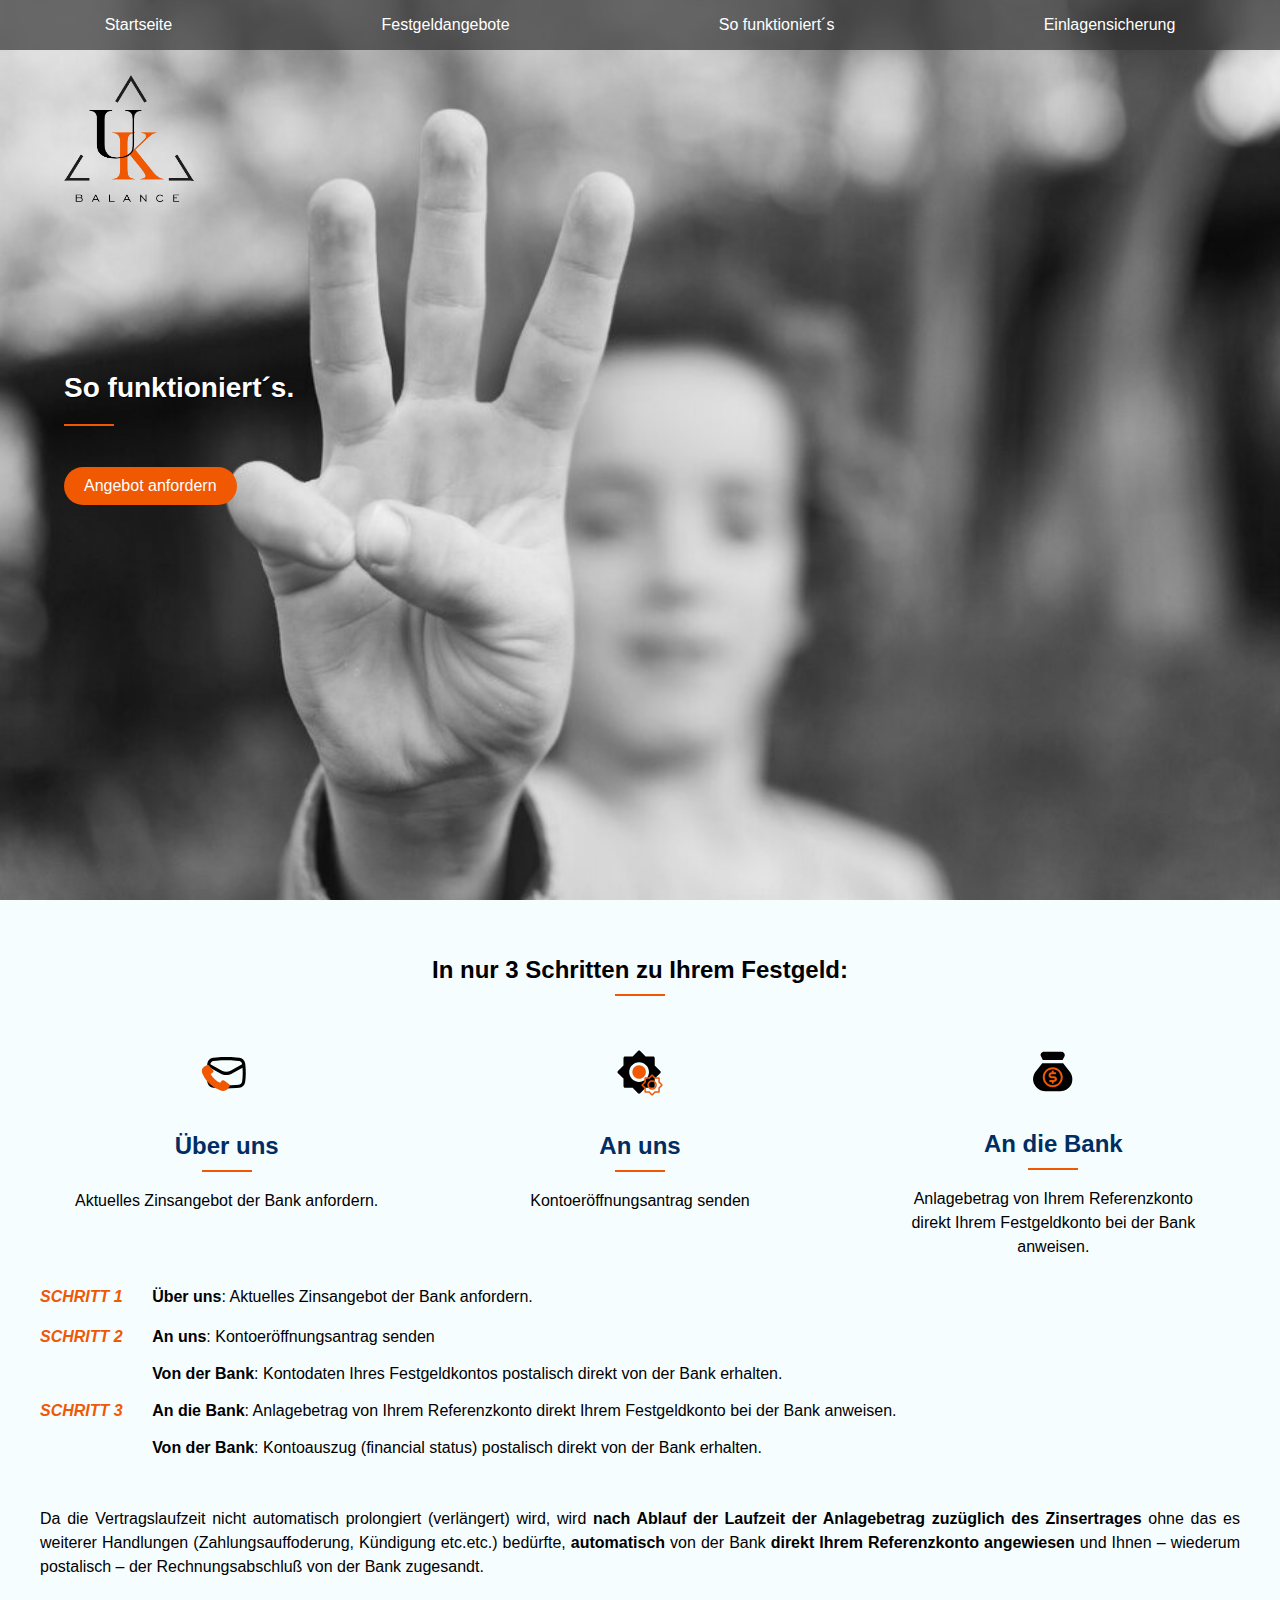
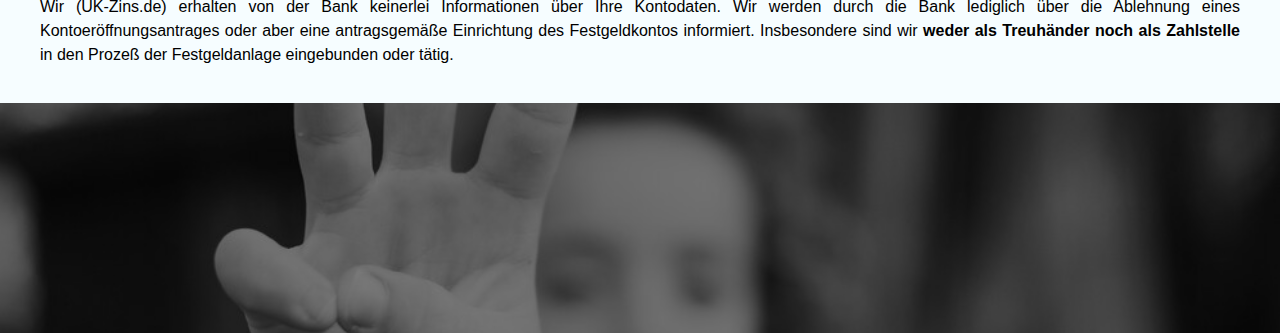
<file: funktioniert.html>
<!DOCTYPE html>
<html lang="en">
<head>
  <meta charset="UTF-8">
  <meta name="viewport" content="width=device-width, initial-scale=1.0">
  <link rel="stylesheet" href="css/style.css" class="stylesheet">
  <title>Sichere und rentable Geldanlage auf Festgeld- / Tagesgelkonten.</title>
  <link rel="icon" href="./image/logo.svg" type="image/png">
<style>
    
    .column2 {
    /*flex: 0 0 calc(25% - 20px);*/
    background-color: white;
    padding: 20px;
    margin: 10px;
    border-radius: 10px;
    box-shadow: 0 0px 2px rgba(0, 0, 0, 0.1);
    text-align: center;
    box-sizing: border-box;
}


  .column2 img{
    width: 180px;
    height: auto;
  }

  /* CONTAINER 7-8 */


  .container9 {
    position: relative;
    display: flex;
    flex-direction: column;
    align-items: center;
    text-align: center;
  }

  .image22 {
    width: 100%;
    /* height: auto; */


    width: 100%;
  height: 100vh;
  object-fit: cover;
  object-position: right center; /* Adjusted object-position */
  display: block;
  margin: 0 auto;
  }

  .text-overlay1 {
    position: absolute;
    top: 50%;
    left: 50%;
    transform: translate(-50%, -50%);
    color: white;
    /* text-align: center;
    padding: 0 20px;
    max-width: 100%; */
  }

  .text h1 {
    font-size: 24px;
    margin-bottom: 10px;
  }

  .text h1 img {
    margin-left: 10px;
  }

  .line13 {
    display: block;
    width: 100%;
    height: 1px;
    background-color: #ffffff;
    margin: 20px 0;
  }

  .flex {
    /*display: flex;*/
    flex-wrap: wrap;
    justify-content: space-between;
  }

  .column3 {
    flex: 0 0 100%; /* По умолчанию на узких экранах, занимаем 100% ширины */
    margin-bottom: 20px;
  }
  

  @media (min-width: 768px) {
    /* На более широких экранах используем 50% ширины для колонок */
    .column3 {
      flex: 0 0 48%;
    }
  }

  .column3 h2 {
    font-size: 18px;
    margin-bottom: 10px;
  }

  .column3 p {
    font-size: 14px;
  }



footer {
  position: relative; /* Add this to make the text absolute to the footer */
  background-image: url('image/three.jpg');
  background-size: cover;
  background-position: center;
  color: #fff;
  padding: 40px;
  display: flex;
  flex-wrap: wrap;
  justify-content: space-around;
  text-align: center;
  overflow: hidden;
}

.footer-section {
    flex: 1;
    margin: 10px;
}

.footer-section h2 {
    font-size: 20px;
    padding-bottom: 10px;
}

.footer-section p {
    font-size: 16px;
}

.footer-text {
    position: absolute;
    bottom: 0;
    left: 50%;
    transform: translateX(-50%);
    width: 100%;
    /*margin-top: 50px;*/
    text-align: center;
}

.footer-text p{
    margin-top: 50px;
}

ul {
    list-style-type: none;
    padding: 0;
}

ul li {
    margin-bottom: 5px;
    font-size: 14px;
}

/* Стили для ссылок */
a {
    color: #fff;
    text-decoration: none;
}

a:hover {
    text-decoration: underline;
}

/* Медиа-запрос для адаптивного дизайна */
@media (max-width: 768px) {
    footer {
        flex-direction: column;
        align-items: center;
    }

    .footer-section {
        width: 50%;
    }
}

.footer p:hover {
    text-decoration: underline;
    color: #780a0a;
}

.footer-section h1:hover {
    text-decoration: underline;
    color: #780a0a;
}



  .container8 {
    display: flex;
    flex-wrap: wrap;
    justify-content: space-around;
    align-items: center;
    padding: 20px;
    background-color: #F6FDFF;

    align-items: flex-start;
  }

</style>

</head>
<body>

  
  <div class="container header-3">
    <div class="navbar">
      <a href="index.html">Startseite</a>
      <a href="festgeldangebote.html">Festgeldangebote</a>
      <a href="funktioniert.html">So funktioniert´s</a>
      <a href="einlagensicherung.html">Einlagensicherung</a>
      <div class="burger-menu">
        <div class="burger-icon" style="color: white">&#9776;</div>
        <div class="menu">
          <a href="index.html">Startseite</a>
          <a href="festgeldangebote.html">Festgeldangebote</a>
          <a href="funktioniert.html">So funktioniert´s</a>
          <a href="einlagensicherung.html">Einlagensicherung</a>
        </div>
      </div>
    </div>
    <!--<img src="image/logo.svg" alt="Логотип" class="logo" style="position: absolute; top: 10%; left: 5%; width: 80px;">-->
    <img src="image/logo.png" alt="Логотип" class="logo" style="position: absolute; top: 75px; left: 5%; width: 120px; background-color: transparent; padding: 0;">

    <!--<img src="image/image1.png" alt="Image 1" class="image1">-->
    <div class="text-overlay">
      <div class="main-text">
        So funktioniert´s.
      </div>
      <span class="line"></span>
      <a href="form.html" class="contact-button orange-button" target="_blank">Angebot anfordern</a>
    </div>
  </div>

  <div>
    <div class="container7">
      <div class="text">
        <h1 style="color: #002D62;">In nur 3 Schritten zu Ihrem Festgeld:</h1>
        <span class="line1"></span>
      </div>
    </div>


    <div class="container8 icons-section">
      <div class="section">
        <img src="image/con83.svg" alt="Image 3">
        <h2 style="color: #002D62;">Über uns</h2>
        <span class="line1"></span>
        <p>
          Aktuelles Zinsangebot der Bank anfordern.
        </p>
      </div>
      <div class="section">
        <img src="image/con81.svg" alt="Image 1">
        <h2 style="color: #002D62;">An uns</h2>
        <span class="line1"></span>
        <p>
          Kontoeröffnungsantrag senden
        </p>
      </div>
      <div class="section">
        <img src="image/con82.svg" alt="Image 2">
        <h2 style="color: #002D62;">An die Bank</h2>
        <span class="line1"></span>
          <p>
            Anlagebetrag von Ihrem Referenzkonto direkt Ihrem Festgeldkonto bei der Bank anweisen.
          </p>
      </div>
      <div class="section-text text-justify">
        <div class="text-left">
          <p>
            <span class="color-orange mr-15"><b><i>SCHRITT 1</i></b></span> <b>Über uns</b>: Aktuelles Zinsangebot der Bank anfordern.
          </p>
          <p>
            <span class="color-orange mr-15"><b><i>SCHRITT 2</i></b></span> <b>An uns</b>: Kontoeröffnungsantrag senden
            <br>
            <p class="mb-10"></p>
            <span class="color-orange mr-15" style="color: #F6FDFF"><b>SCHRITT 2</b></span> <b>Von der Bank</b>:  Kontodaten Ihres Festgeldkontos postalisch direkt von der Bank erhalten.
          </p>
          <p>
            <span class="color-orange mr-15"><b><i>SCHRITT 3</i></b></span> <b>An die Bank</b>: Anlagebetrag von Ihrem Referenzkonto direkt Ihrem Festgeldkonto bei der Bank anweisen.
            <br>
            <p class="mb-10"></p>
            <span class="color-orange mr-15" style="color: #F6FDFF"><b>SCHRITT 3</b></span> <b>Von der Bank</b>: Kontoauszug (financial status) postalisch direkt von der Bank erhalten.
          </p>
        </div>
        <br>
        <p>
          Da die Vertragslaufzeit nicht automatisch prolongiert (verlängert) wird, wird <b>nach Ablauf der Laufzeit der Anlagebetrag zuzüglich des Zinsertrages</b> ohne das es weiterer Handlungen (Zahlungsauffoderung, Kündigung etc.etc.) bedürfte, <b>automatisch</b> von der Bank <b>direkt Ihrem Referenzkonto angewiesen</b> und Ihnen – wiederum postalisch – der Rechnungsabschluß von der Bank zugesandt.
        </p>
        <p>
          Wir (UK-Zins.de) erhalten von der Bank keinerlei Informationen über Ihre Kontodaten. Wir werden durch die Bank lediglich über die Ablehnung eines Kontoeröffnungsantrages oder aber eine antragsgemäße Einrichtung des Festgeldkontos informiert. Insbesondere sind wir <b>weder als Treuhänder noch als Zahlstelle</b> in den Prozeß der Festgeldanlage eingebunden oder tätig.
        </p>
      </div>
    </div>
  </div>

  <footer style="height: 150px;">
    <div class="background-black"></div>
    <div class="footer-section">
      <!--<a href="Impressum.html"><h2>Impressum</h2></a>-->
    </div>
    <div class="footer-section">
      <!--<a href="Datenschutz.html"><h2>Datenschutzerklärung</h2></a>-->
    </div>
    <div class="footer-text">
      <p>

      </p>
    </div>
  </footer>

<script>
  document.addEventListener('DOMContentLoaded', function () {
    const burgerIcon = document.querySelector('.burger-icon');
    const menu = document.querySelector('.menu');

    burgerIcon.addEventListener('click', function () {
      menu.style.display = (menu.style.display === 'block' ? 'none' : 'block');
      burgerIcon.classList.toggle('active')
    });
  });
		function submitForm(event) {
			// Отправляем форму
			document.getElementById('form').submit();
	
			// После отправки формы перенаправляем пользователя
			setTimeout(function () {
				window.location.href = "https://mytestdomenhosting.ru/";
			}, 1000);
		}
	</script>

</body>
</html>
</file>
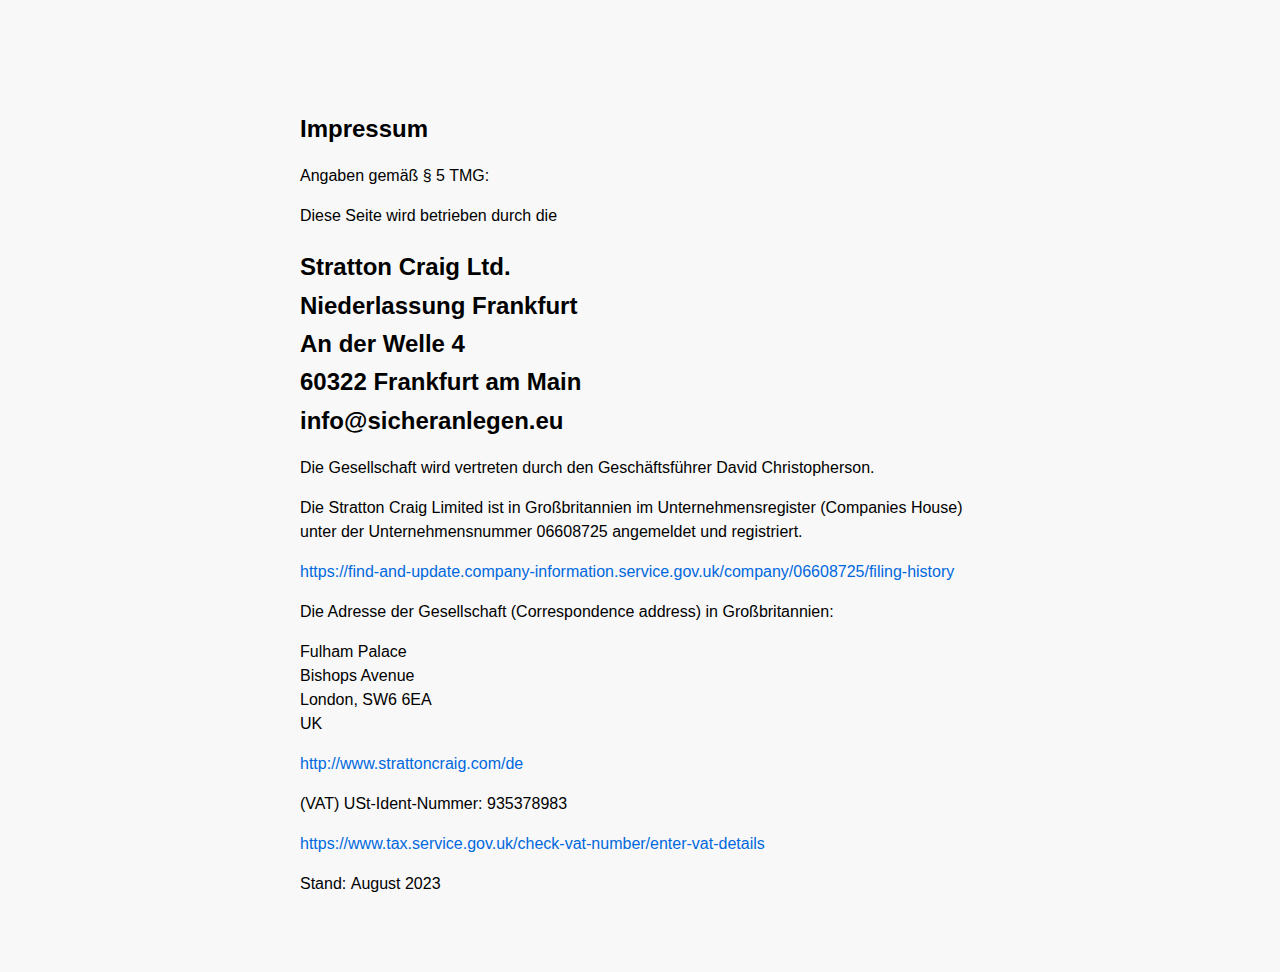
<file: Impressum.html>
<!DOCTYPE html>
<html lang="en">
<head>
    <meta charset="UTF-8">
  <meta name="viewport" content="width=device-width, initial-scale=1.0">
  <link rel="stylesheet" href="css/style.css" class="stylesheet">

  <title>Impressum</title>

  <link rel="icon" href="./image/logo.svg" type="image/png">


  <meta property="og:title" content="Sichere und rentable Geldanlage auf Festgeld- / Tagesgelkonten.">
  <meta property="og:description" content="SicherSichere und rentable Geldanlagen auf Festgeld- / Tagesgeldkonten. Mit festen Laufzeiten oder flexibel verfügbar bieten diese Investitionen Sicherheit und eine stabile Rendite.e und rentable Geldanlage auf Festgeld- / Tagesgelkonten.">
  <meta property="og:image" content="https://mytestdomenhosting.ru/image/image1.png">
    
  <meta name="twitter:card" content="summary_large_image">
  <meta name="twitter:title" content="Jetzt kostenlos Angebot erhalten">
  <meta name="twitter:description" content="Erhalten Sie jetzt ein kostenloses Angebot! Unser Service bietet die Möglichkeit, Informationen zu den Kosten von Dienstleistungen ohne Verpflichtungen zu erhalten.">
  <meta name="twitter:image" content="https://mytestdomenhosting.ru/image/image1.png">

  <style>
    body {
            font-family: "Roboto", sans-serif;
            line-height: 1.6;
            margin: 20px;
            max-width: 800px;
            margin-left: auto;
            margin-right: auto;
            background-color: #f8f8f8;
        }
        
        .boorder{
            margin: 5%;  
            padding: 20px;
            /* text-align: center; */
            font-size: 14px;
            color: #000000;
        }
        a {
            color: #0068de;
            text-decoration: none;
        }

        a:hover {
            text-decoration: underline;
        }

      
  </style>
</head>
<body style="background-color: #f8f8f8;">
    <div class="boorder" >
        <h2 style="color: black; margin-top: 50px;">Impressum</h2>
        <p>Angaben gemäß § 5 TMG:</p>
        <p>Diese Seite wird betrieben durch die</p>
        <h2>Stratton Craig Ltd.<br>
          Niederlassung Frankfurt<br>
          An der Welle 4<br>
          60322 Frankfurt am Main<br>
          info@sicheranlegen.eu
        </h2>


        <p>Die Gesellschaft wird vertreten durch den Geschäftsführer David Christopherson.</p>
        <p>Die Stratton Craig Limited ist in Großbritannien im Unternehmensregister (Companies House) unter der Unternehmensnummer 06608725 angemeldet und registriert.</p>
        <p><a href="https://find-and-update.company-information.service.gov.uk/company/06608725/filing-history " target="_blank">https://find-and-update.company-information.service.gov.uk/company/06608725/filing-history </a></p>
        <p>Die Adresse der Gesellschaft (Correspondence address) in Großbritannien:</p>
        <p>
          Fulham Palace<br>
          Bishops Avenue<br>
          London, SW6 6EA<br>
          UK
        </p>
        <p><a href="http://www.strattoncraig.com/de" target="_blank">http://www.strattoncraig.com/de</a></p>

        <p>(VAT) USt-Ident-Nummer: 935378983</p>
        <p><a href="https://www.tax.service.gov.uk/check-vat-number/enter-vat-details" target="_blank">https://www.tax.service.gov.uk/check-vat-number/enter-vat-details</a></p>
        <p>Stand: August 2023</p>
      </div>
</body>
</html>
</file>
<file: css/style.css>
body {
    margin: 0;
    font-family: "Roboto", sans-serif;
  }


  .button:hover {
    background-color: #780a0a; /* Change the color on hover */
}
  .contact-button:hover {
    background-color: #780a0a; /* Change the color on hover */
}



  header {
    /* background-color: white; */
    /* padding-right: 30px; */
    padding-left: 4%;
    display: flex;
    justify-content: space-between;
    align-items: center;
    /* box-shadow: 0px 2px 5px rgba(0, 0, 0, 0.1); */
    position: absolute;
    z-index: 12000;
  }

  .logo {
    width: 70px;

  }

  .button {
    border: none;
    cursor: pointer;
    display: inline-block;
    padding: 10px 20px;
    background-color: #ED1C24;
    color: white;
    text-decoration: none;
    border-radius: 40px;
    
  }
  
  

  .container {
    position: relative;
    max-width: 100%;
    overflow: hidden;
    display: flex;
    height: 100vh;
    justify-content: center;
}

.image1 {
    /* width: 100%; */
    height: 100vh;
    object-fit: cover;
    object-position: right center; /* Adjusted object-position */
    display: block;
    margin: 0 auto;
}

  .text-overlay {
    position: absolute;
    top: 38%;
    left: 5%;
    /* transform: translate(-50%, -50%); */
    color: rgb(0, 0, 0);
    text-align: left; /* Изменено на 'left' */
    width: 80%;
    height: 55%;
  }
  
  .main-text {
    font-size: 32px;
    font-weight: bold;
    width: 60%;
    color: #002D62
  }
  
  .line {
    display: block;
    width: 50px;
    height: 1px;
    border: 0;
    border-top: 2px solid #F05802;
    margin: 20px 0;
    padding: 0;
  }
  
  .sub-text {
    font-size: 16px;
    line-height: 1.5;
  }
  
  .contact-button {
    display: inline-block;
    padding: 10px 20px;
    background-color: #ED1C24;
    color: white;
    text-decoration: none;
    border-radius: 40px;
    margin-top: 20px;
  }
  
  @media (max-width: 600px) {
    .main-text {
      font-size: 28px;
      width: 80%;
    }
  
    .sub-text {
      font-size: 16px;
    }

    .container {
        text-align: center;
      }
    
      .image1 {
        /* max-width: 300%; */
        margin-left: -5%; /* Сдвигаем изображение влево на 5% */
      }
  }


/* CONTAINER 2 */

.container2 {
    display: flex;
    flex-wrap: wrap;
    justify-content: space-around;
    background-color: #00BFF5; /* Blue background color */
    color: rgb(0, 0, 0);
    padding: 20px;
}

.column {
  flex: 0 0 calc(30% - 20px); /* Three columns with some spacing between */
  margin: 10px;
  background-color: #00BFF5; /* Darker blue for columns */
  padding: 20px;
  border-radius: 8px;
  box-sizing: border-box;

  text-align: center;




  border-style: solid;
  border-width: 0px 1px 0px 0px;
  border-color: #54D4F7;
  /* transition: background 0.3s, border 0.3s, border-radius 0.3s, box-shadow 0.3s; */
  padding: 0px 20px 0px 20px;
}

h2 {
    font-size: 24px;
    margin-bottom: 10px;
  }
  
  p {
    font-size: 16px;
    line-height: 1.5;
  }
  
  @media screen and (max-width: 768px) {
    .column {
      flex: 0 0 calc(100% - 20px); /* Full width on smaller screens */
    }
  }



  /* CONTAINER 3 */
  
  .container3{
    text-align: center;
    padding: 3%;
    margin-top: 40px;
  }

  .text{
    top: 20%;
    text-align: center;
  }
  
  .line1 {
    /* text-align: center; */
    margin: 0 auto;
    display: block;
    width: 50px;
    height: 1px;
    border: 0;
    border-top: 2px solid #F05802;
  }
  
  @media screen and (max-width: 768px) {
    .text h1{
      font-size: 24px;
    }
  }
  



  /* CONTAINER 4 */

  .container4 {
    display: flex;
    flex-wrap: wrap;
    justify-content: space-around;
    align-items: center;
    padding: 20px;
    background-color: #fbfbfb;
}

.column2 {
    flex: 0 0 calc(25% - 20px);
    background-color: white;
    padding: 20px;
    margin: 10px;
    border-radius: 10px;
    box-shadow: 0 0px 2px rgba(0, 0, 0, 0.1);
    text-align: center;
    box-sizing: border-box;
    overflow: hidden;
}


.column2 img{
  width: 100%;
  height: auto;
}

.separator {
    border-top: 1px solid #ccc;
    margin: 15px 0;
}

.button {
    display: inline-block;
    padding: 10px 20px;
    background-color: #ed1c24; /* Red color for the button */
    color: white;
    text-decoration: none;
    border-radius: 20px;
    cursor: pointer;
}

@media screen and (max-width: 1200px) {
    .column2 {
        flex: 0 0 calc(33.33% - 20px); /* Three columns on smaller screens */
    }
}

@media screen and (max-width: 900px) {
    .column2 {
        flex: 0 0 calc(50% - 20px); /* Two columns on even smaller screens */
    }
}

@media screen and (max-width: 600px) {
    .column2 {
        flex: 0 0 calc(100% - 20px); /* Full width on the smallest screens */
    }
}





  /* CONTAINER 5 */
  .container5 {
    display: flex;
    flex-direction: column; /* Stack columns by default */
    align-items: center;
    padding: 40px;
    background-color: #fbfbfb;
}


.container6 {
  display: flex;
  flex-direction: column; /* Stack columns by default */
  align-items: center;
  padding: 40px;
  background-color: #00BFF5;
}

.text-container,
.image-container {
    width: 100%;
    box-sizing: border-box;
    /* text-align: center; */
    letter-spacing: 1px;
    margin-bottom: 30px;
}

.container5 img {
    max-width: 100%;
    height: auto;
    /* border-radius: 10px; */
}
.container6 img {
    max-width: 100%;
    height: auto;
    /* border-radius: 10px; */
}

@media screen and (min-width: 768px) {
    .container5 {
        flex-direction: row; /* Side-by-side layout on larger screens */
        justify-content: space-around;
    }
    .container6 {
        flex-direction: row; /* Side-by-side layout on larger screens */
        justify-content: space-around;
    }

    .text-container,
    .image-container {
        width: 45%; /* Adjust the width as needed */
    }
}






  /* CONTAINER 7-8 */
  
  
  .container7 {
    display: flex;
    flex-direction: column; /* Stack columns by default */
    align-items: center;
    padding: 40px;
    background-color: #F6FDFF;
  }
  
  
  .container8 {
    display: flex;
    flex-wrap: wrap;
    justify-content: space-around;
    align-items: center;
    padding: 20px;
    background-color: #F6FDFF;

    align-items: flex-start;
  }
  
  
  .section {
    flex: 0 0 calc(30% - 20px); /* Two columns on larger screens */
    background-color: #F6FDFF;
    padding: 20px;
    margin: 10px;
    text-align: center;

    align-items: flex-start;
    box-sizing: border-box;
  }
  
  .container8 img {
    max-width: 100%;
    height: auto;
    border-radius: 10px;
    margin-bottom: 10px;
  }
  
  .container8 h2 {
    font-size: 24px;
    margin-bottom: 10px;
  }

  .container8 p {
    font-size: 16px;
    line-height: 1.5;
  }
  
  @media screen and (max-width: 768px) {
    .section {
      flex: 0 0 calc(100% - 20px); /* Full width on smaller screens */
    }
  }









  /* CONTAINER 7-8 */


  .container9 {
    position: relative;
    display: flex;
    flex-direction: column;
    align-items: center;
    text-align: center;
  }

  .image22 {
    width: 100%;
    /* height: auto; */


    width: 100%;
  height: 100vh;
  object-fit: cover;
  object-position: right center; /* Adjusted object-position */
  display: block;
  margin: 0 auto;
  }

  .text-overlay1 {
    position: absolute;
    top: 50%;
    left: 50%;
    transform: translate(-50%, -50%);
    color: white;
    /* text-align: center;
    padding: 0 20px;
    max-width: 100%; */
  }

  .text h1 {
    font-size: 24px;
    margin-bottom: 10px;
  }

  .text h1 img {
    margin-left: 10px;
  }

  .line13 {
    display: block;
    width: 100%;
    height: 1px;
    background-color: #ffffff;
    margin: 20px 0;
  }

  .flex {
    display: flex;
    flex-wrap: wrap;
    justify-content: space-between;
  }

  .column3 {
    flex: 0 0 100%; /* По умолчанию на узких экранах, занимаем 100% ширины */
    margin-bottom: 20px;
  }

  @media (min-width: 768px) {
    /* На более широких экранах используем 50% ширины для колонок */
    .column3 {
      flex: 0 0 48%;
    }
  }

  .column3 h2 {
    font-size: 18px;
    margin-bottom: 10px;
  }

  .column3 p {
    font-size: 14px;
  }



.footer {
  background-color: #f8f8f8;
  padding: 20px;
  text-align: center;
  font-size: 14px;
  color: #555;
}

/* Стили для ссылок в нижнем колонтитуле */
.footer a {
  color: #00BFF5;
  text-decoration: none;
}

/* Дополнительные стили для ссылок при наведении */
.footer a:hover {
  text-decoration: underline;
}





footer {
  background-image: url('image/footer.svg');
  background-size: cover;
  background-position: center;
  color: #fff;
  padding: 40px;
  display: flex;
  flex-wrap: wrap;
  justify-content: space-around;
  text-align: center;



}

.footer-section {
  flex: 1;
  margin: 10px;
}

.footer-section h2 {
  font-size: 20px;  
  padding-bottom: 10px;
}

.footer-section p {
  font-size: 16px;
}

ul {
  list-style-type: none;
  padding: 0;
}

ul li {
  margin-bottom: 5px;
  font-size: 14px;
}

/* Стили для ссылок */
a {
  color: #fff;
  text-decoration: none;
}

a:hover {
  text-decoration: underline;
}

/* Медиа-запрос для адаптивного дизайна */
@media (max-width: 768px) {
  footer {
      flex-direction: column;
      align-items: center;
  }

  .footer-section {
      width: 50%;
  }
}



.footer p:hover{
  text-decoration: underline;
  color: #780a0a;
}

.footer-section h1:hover{
  text-decoration: underline;
  color: #780a0a;
}


.line11 {
  /* text-align: center; */
  margin: 0 auto;
  display: block;
  width: 50px;
  height: 1px;
  border: 0;
  border-top: 1px solid #F05802;
}
.mb-10 {
  margin-bottom: 10px;
}
.header-1 {
  background-image: url(../image/Bank-of-England-Facade-3.jpg);
  background-repeat: no-repeat;
  background-size: cover;
}
.header-2 {
  background-image: url(../image/money-2.jpg);
  background-repeat: no-repeat;
  background-size: cover;
}
.header-3 {
  background-image: url(../image/three.jpg);
  background-repeat: no-repeat;
  background-size: cover;
}
.header-4 {
  background-image: url(../image/safe-bank.jpg);
  background-repeat: no-repeat;
  background-size: cover;
}

.header-1 .main-text, .header-1 .sub-text, .header-3 .main-text,
.header-2 .main-text, .header-2 .sub-text, .header-4 .main-text, .header-4 .sub-text {
  color: white;
  text-shadow: 1px 1px 1px #000000;
}
.color-black {
  color: black;
}

body {
  margin: 0;
  padding: 0;
}
.text-full-line {
  width: 80%;
}
.pt-0 {
  padding-top: 0px;
}
.pt-30 {
  padding-top: 30px;
}
.pt-20 {
  padding-top: 20px;
}

.background-grey {
  background-color: #e6e6e6;
}

.background-dark-grey {
  background-color: #494949;
}

.background-orange {
  background-color: #fa8128;
}

.navbar {
  background-color: rgba(51, 51, 51, 0.7); /* Цвет фона с альфа-каналом (значение от 0 до 1) */
  height: 50px;
  width: 100%;
  display: flex;
  justify-content: space-around; /* Равномерное распределение по ширине */
  align-items: center;
  position: relative;
}

.navbar a {
  color: #fff; /* Цвет текста - белый */
  text-decoration: none;
  padding: 10px 15px; /* Отступы внутри ссылок */
}

.section-text {
  max-width: 1200px;
}

.text-center {
  text-align: center;
}

.column-custom {
  flex: 0 0 90%;
}
.column-custom .item-name {

}
.item-first-line, .item-top-content, .item-bottom-content {
  display: flex;
}
.item-top-content {
  flex: auto;
  align-items: center;
  flex-wrap: wrap;
  justify-content: center;
}
.item-top-content > p:not(.vertical-line) {
  width: 35%;
  margin: 0;
  justify-content: center;
}
.item-top-content, .item-bottom-content {
  gap: 0px;
}
.icons-section .section {
  padding-bottom: 0px;
}
.icons-section .section p {
  margin-bottom: 0px;
}
.column-custom img {
  width: 180px;
  height: auto !important;
  margin-left: 20px;
}
.item-name {
  text-align: left;
}
.item-top-content .vertical-line {
  width: 1px;
  background-color: #000; /* Цвет вертикальной черты */
  margin: 0 10px; /* Расстояние между чертой и соседними элементами */
  content: "";
  height: 100px;
}
.item-bottom-content .vertical-line {
  height: auto;
  width: 1px;
  background-color: #000; /* Цвет вертикальной черты */
  margin: 0 10px; /* Расстояние между чертой и соседними элементами */
  content: "";
}

/* Стили для бургер-меню */
.burger-menu {
  display: none;
  cursor: pointer;
}

.burger-icon {
  transition: transform 0.3s ease;
}

.burger-icon.active {
  transform: rotate(90deg);
}
.black-main-text {
  width: 100%;
  margin-top: 60px;
  font-size: 31px;
}
.mr-15 {
  margin-right: 25px;
}
.black-background {
  background-color: rgb(0, 0, 0, 0.5);
  padding: 15px;
}
/* Медиа-запрос для стилей мобильной версии */
@media only screen and (max-width: 600px) {
  .text-full-line {
    width: 100%;
  }
  .text-full-line a {
    word-wrap: break-word;
  }
  .item-top-content > p:not(.vertical-line) {
    width: 90%;
  }
  .burger-menu {
    display: block;
    width: 100%;
  }

  .burger-icon {
    width: 20px;
    margin-left: auto;
    margin-right: 20px;
  }

  .navbar a {
    display: none;
  }

  .burger-menu .menu a {
    display: block;
  }

  .menu {
    display: none;
    width: 100%;
    top: 48px;
    background-color: rgba(0,0,0,0.8);
    position: absolute;
    z-index: 999;
    animation: 1s show ease;
  }

  @keyframes show {
    from { opacity: 0; }
    to { opacity: 1; }
  }

  footer {
    padding: 5px !important;
    height: auto !important;
  }

  .footer-section {
    width: 100% !important;
  }

  .footer-section a h2{
    font-size: 16px !important;
  }
  .footer-text {
    position: relative !important;
    bottom: 0;
    left: 0% !important;
    transform: translateX(0%) !important;
    width: 100%;
    /* margin-top: 50px; */
    text-align: center;
  }
  .column-custom .item-first-line, .column-custom .item-bottom-content {
    flex-direction: column;
    gap: 20px;
  }

  .column-custom .item-bottom-content .vertical-line {
    width: 100%;
    height: 2px;
  }
  .text-overlay {
    top: 28%;
    width: 90%;
  }
  .text-overlay .sub-text {
    width: 100%;
    font-size: 14px;
  }
  .text-overlay .main-text {
    width: 100%;
    font-size: 24px;
  }
  .black-main-text {
    margin-top: 0px;
    font-size: 18px !important;
  }
  .black-sub-text {
    font-size: 14px !important;
  }
}
.mt-70 {
  width: 100%;
}
.text h1 {
  color: black !important;
}
.flex-top{
  align-items: start !important;
}
.logo {
  width: 130px !important;
  height: 130px !important;
}
.link-blue {
  color: blue;
}
@media (max-width: 420px) {
  .container5 {
    padding: 10px;
  }
}
.background-black {
  width: 100%;
  height: 100%;
  position: absolute;
  background-color: rgb(0,0,0,0.5);
  top: 0;
  left: 0;
  z-index: 0;
}
.footer-section {
  z-index: 10;
}
.item-first-line {
  align-items: center;
}
@media (max-width: 920px) {
  .item-first-line {
    flex-wrap: wrap;
    justify-content: center;
  }
}
@media (max-width: 600px) {
  .mt-70 {
    margin-top: 40px;
  }
  .item-top-content {
    flex-direction: column;
  }
  .item-top-content > p:not(.vertical-line) {
    max-width: 90%;
  }
  .vertical-line {
    width: 0 !important;
    height: 0 !important;
    display: none;
  }
  .text-overlay {
    left: 1.5%;
  }
  .logo {
    width: 90px !important;
    height: 90px !important;
  }
}
@media (max-width: 1024px) and (min-width: 600px) {
  .vertical-line {
    display: none;
  }
  .item-top-content {
    gap: 15px;
  }
}
.container8 .question {
  cursor: pointer;
}
.container8 .question:hover {
  text-decoration: underline;
}
.color-orange {
  color: #F05802;
}
.pb-0 {
  padding-bottom: 0px;
}
.orange-button {
  background-color: #F05802;
  cursor: pointer;
}
.right-button {
  display: flex;
  justify-content: end;
  flex: 1;
  margin-top: auto;
  align-items: end;
}
/*.black-main-text, .black-sub-text {
  color: #000000 !important;
  text-shadow: 1px 1px 1px rgba(0, 0, 0, 0.1) !important;
}*/
.container7, .container8, .container6, .container5 {
  padding-bottom: 0;
}
.text-left{
  text-align: left;
}
.text-container {
  margin-bottom: 0px;
}
.page-4 h3 {
  margin-top: 0;
  margin-bottom: 0;
}
.mpt-0 {
  margin-top: 0 !important;
  padding-top: 0 !important;
}
.w-90 {
  width: 90%;
}
.text-justify {
  text-align: justify;
}
@media (max-width: 1420px){
  .main-text {
    font-size: 30px;
    margin-top: 30px;
  }
}
@media (max-width: 1300px){
  .main-text {
    font-size: 28px;
    margin-top: 30px;
  }
}
@media (max-width: 600px) {
  .main-text, .text-overlay .line,  .text-overlay div, .text-overlay a{
    margin-left: 15px;
  }
  .container6 {
    padding: 20px;
  }
}
@media (min-width: 1800px) {
  .main-text {
    margin-top: 60px;
  }
}
</file>
